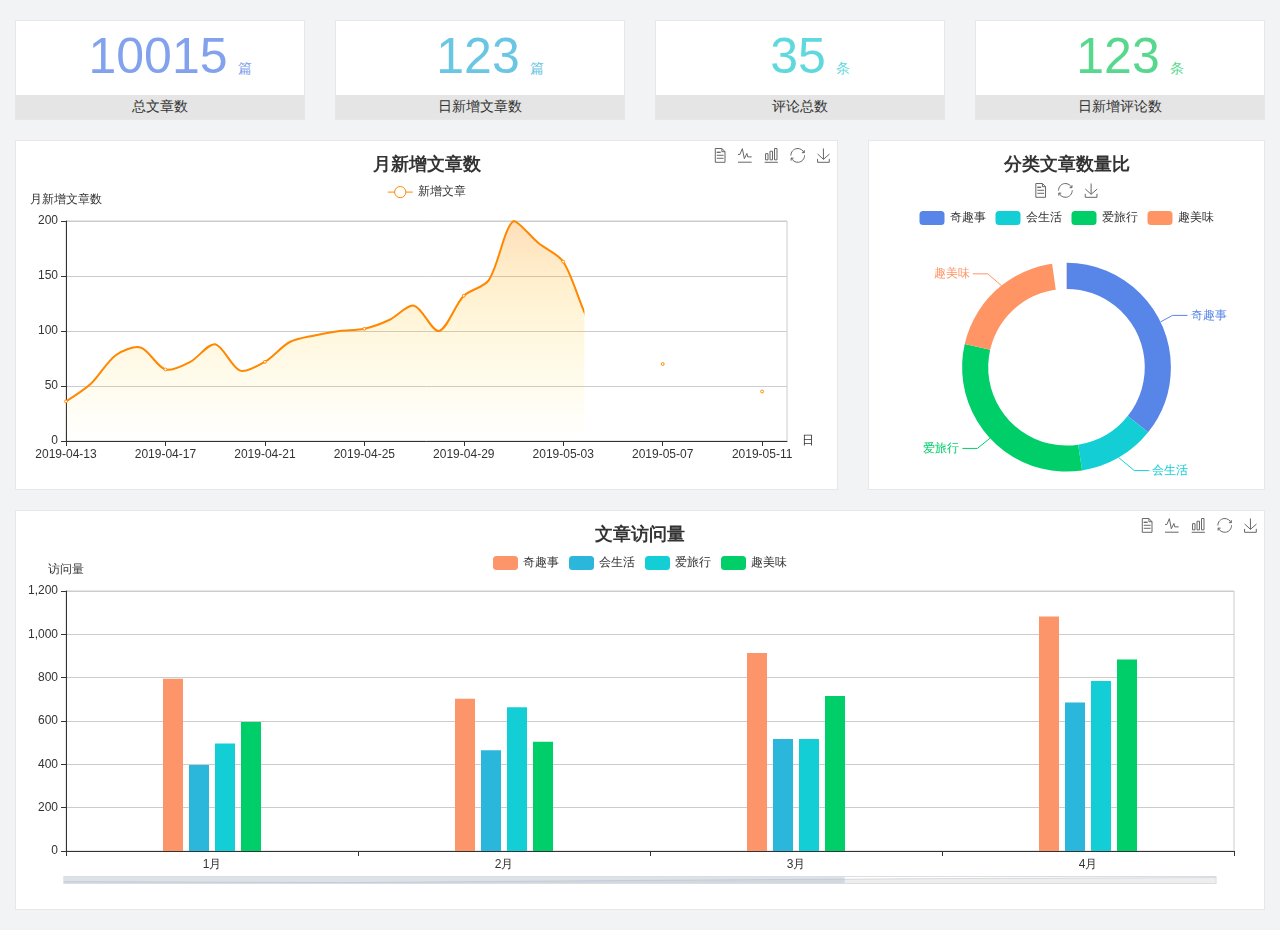
<file: home/dashboard.html>
<!DOCTYPE html>
<html lang="en">

<head>
  <meta charset="UTF-8">
  <meta name="viewport" content="width=device-width, initial-scale=1.0">
  <meta http-equiv="X-UA-Compatible" content="ie=edge">
  <title>图表统计</title>
  <link rel="stylesheet" href="../../assets/lib/bootstrap.css" />
  <link rel="stylesheet" href="../../assets/lib/main.css" />
  <script src="../../assets/lib/jquery.js"></script>
  <script type="text/javascript" src="../../assets/lib/echarts.min.js"></script>
</head>

<body>
  <div class="container-fluid">
    <div class="row spannel_list">
      <div class="col-sm-3 col-xs-6">
        <div class="spannel">
          <em>10015</em><span>篇</span>
          <b>总文章数</b>
        </div>
      </div>
      <div class="col-sm-3 col-xs-6">
        <div class="spannel scolor01">
          <em>123</em><span>篇</span>
          <b>日新增文章数</b>
        </div>
      </div>
      <div class="col-sm-3 col-xs-6">
        <div class="spannel scolor02">
          <em>35</em><span>条</span>
          <b>评论总数</b>
        </div>
      </div>
      <div class="col-sm-3 col-xs-6">
        <div class="spannel scolor03">
          <em>123</em><span>条</span>
          <b>日新增评论数</b>
        </div>
      </div>
    </div>
  </div>

  <div class="container-fluid">
    <div class="row curve-pie">
      <div class="col-lg-8 col-md-8">
        <div class="gragh_pannel" id="curve_show"></div>
      </div>
      <div class="col-lg-4 col-md-4">
        <div class="gragh_pannel" id="pie_show"></div>
      </div>
    </div>
  </div>

  <div class="container-fluid">
    <div class="column_pannel" id="column_show"></div>
  </div>

  <script>
    var oChart = echarts.init(document.getElementById('curve_show'));
    var aList_all = [
      { 'count': 36, 'date': '2019-04-13' },
      { 'count': 52, 'date': '2019-04-14' },
      { 'count': 78, 'date': '2019-04-15' },
      { 'count': 85, 'date': '2019-04-16' },
      { 'count': 65, 'date': '2019-04-17' },
      { 'count': 72, 'date': '2019-04-18' },
      { 'count': 88, 'date': '2019-04-19' },
      { 'count': 64, 'date': '2019-04-20' },
      { 'count': 72, 'date': '2019-04-21' },
      { 'count': 90, 'date': '2019-04-22' },
      { 'count': 96, 'date': '2019-04-23' },
      { 'count': 100, 'date': '2019-04-24' },
      { 'count': 102, 'date': '2019-04-25' },
      { 'count': 110, 'date': '2019-04-26' },
      { 'count': 123, 'date': '2019-04-27' },
      { 'count': 100, 'date': '2019-04-28' },
      { 'count': 132, 'date': '2019-04-29' },
      { 'count': 146, 'date': '2019-04-30' },
      { 'count': 200, 'date': '2019-05-01' },
      { 'count': 180, 'date': '2019-05-02' },
      { 'count': 163, 'date': '2019-05-03' },
      { 'count': 110, 'date': '2019-05-04' },
      { 'count': 80, 'date': '2019-05-05' },
      { 'count': 82, 'date': '2019-05-06' },
      { 'count': 70, 'date': '2019-05-07' },
      { 'count': 65, 'date': '2019-05-08' },
      { 'count': 54, 'date': '2019-05-09' },
      { 'count': 40, 'date': '2019-05-10' },
      { 'count': 45, 'date': '2019-05-11' },
      { 'count': 38, 'date': '2019-05-12' },
    ];

    let aCount = [];
    let aDate = [];

    for (var i = 0; i < aList_all.length; i++) {
      aCount.push(aList_all[i].count);
      aDate.push(aList_all[i].date);
    }

    var chartopt = {
      title: {
        text: '月新增文章数',
        left: 'center',
        top: '10'
      },
      tooltip: {
        trigger: 'axis'
      },
      legend: {
        data: ['新增文章'],
        top: '40'
      },
      toolbox: {
        show: true,
        feature: {
          mark: { show: true },
          dataView: { show: true, readOnly: false },
          magicType: { show: true, type: ['line', 'bar'] },
          restore: { show: true },
          saveAsImage: { show: true }
        }
      },
      calculable: true,
      xAxis: [
        {
          name: '日',
          type: 'category',
          boundaryGap: false,
          data: aDate
        }
      ],
      yAxis: [
        {
          name: '月新增文章数',
          type: 'value'
        }
      ],
      series: [
        {
          name: '新增文章',
          type: 'line',
          smooth: true,
          itemStyle: { normal: { areaStyle: { type: 'default' }, color: '#f80' }, lineStyle: { color: '#f80' } },
          data: aCount
        }],
      areaStyle: {
        normal: {
          color: new echarts.graphic.LinearGradient(0, 0, 0, 1, [{
            offset: 0,
            color: 'rgba(255,136,0,0.39)'
          }, {
            offset: .34,
            color: 'rgba(255,180,0,0.25)'
          }, {
            offset: 1,
            color: 'rgba(255,222,0,0.00)'
          }])

        }
      },
      grid: {
        show: true,
        x: 50,
        x2: 50,
        y: 80,
        height: 220
      }
    };

    oChart.setOption(chartopt);


    var oPie = echarts.init(document.getElementById('pie_show'));
    var oPieopt =
    {
      title: {
        top: 10,
        text: '分类文章数量比',
        x: 'center'
      },
      tooltip: {
        trigger: 'item',
        formatter: "{a} <br/>{b} : {c} ({d}%)"
      },
      color: ['#5885e8', '#13cfd5', '#00ce68', '#ff9565'],
      legend: {
        x: 'center',
        top: 65,
        data: ['奇趣事', '会生活', '爱旅行', '趣美味']
      },
      toolbox: {
        show: true,
        x: 'center',
        top: 35,
        feature: {
          mark: { show: true },
          dataView: { show: true, readOnly: false },
          magicType: {
            show: true,
            type: ['pie', 'funnel'],
            option: {
              funnel: {
                x: '25%',
                width: '50%',
                funnelAlign: 'left',
                max: 1548
              }
            }
          },
          restore: { show: true },
          saveAsImage: { show: true }
        }
      },
      calculable: true,
      series: [
        {
          name: '访问来源',
          type: 'pie',
          radius: ['45%', '60%'],
          center: ['50%', '65%'],
          data: [
            { value: 300, name: '奇趣事' },
            { value: 100, name: '会生活' },
            { value: 260, name: '爱旅行' },
            { value: 180, name: '趣美味' }
          ]
        }
      ]
    };
    oPie.setOption(oPieopt);



    var oColumn = this.echarts.init(document.getElementById('column_show'));
    var oColumnopt =
    {
      title: {
        text: '文章访问量',
        left: 'center',
        top: '10'
      },
      tooltip: {
        trigger: 'axis'
      },
      legend: {
        data: ['奇趣事', '会生活', '爱旅行', '趣美味'],
        top: '40'
      },
      toolbox: {
        show: true,
        feature: {
          mark: { show: true },
          dataView: { show: true, readOnly: false },
          magicType: { show: true, type: ['line', 'bar'] },
          restore: { show: true },
          saveAsImage: { show: true }
        }
      },
      calculable: true,
      xAxis: [
        {
          type: 'category',
          data: ['1月', '2月', '3月', '4月', '5月']
        }
      ],
      yAxis: [
        {
          name: '访问量',
          type: 'value'
        }
      ],
      series: [
        {
          name: '奇趣事',
          type: 'bar',
          barWidth: 20,
          itemStyle: {
            normal: { areaStyle: { type: 'default' }, color: '#fd956a' }
          },
          data: [800, 708, 920, 1090, 1200]
        },
        {
          name: '会生活',
          type: 'bar',
          barWidth: 20,
          itemStyle: {
            normal: { areaStyle: { type: 'default' }, color: '#2bb6db' }
          },
          data: [400, 468, 520, 690, 800]
        },
        {
          name: '爱旅行',
          type: 'bar',
          barWidth: 20,
          itemStyle: {
            normal: { areaStyle: { type: 'default' }, color: '#13cfd5' }
          },
          data: [500, 668, 520, 790, 900]
        },
        {
          name: '趣美味',
          type: 'bar',
          barWidth: 20,
          itemStyle: {
            normal: { areaStyle: { type: 'default' }, color: '#00ce68' }
          },
          data: [600, 508, 720, 890, 1000]
        }
      ],
      grid: {
        show: true,
        x: 50,
        x2: 30,
        y: 80,
        height: 260
      },
      dataZoom: [//给x轴设置滚动条
        {
          start: 0,//默认为0
          end: 100 - 1000 / 31,//默认为100
          type: 'slider',
          show: true,
          xAxisIndex: [0],
          handleSize: 0,//滑动条的 左右2个滑动条的大小
          height: 8,//组件高度
          left: 45, //左边的距离
          right: 50,//右边的距离
          bottom: 26,//右边的距离
          handleColor: '#ddd',//h滑动图标的颜色
          handleStyle: {
            borderColor: "#cacaca",
            borderWidth: "1",
            shadowBlur: 2,
            background: "#ddd",
            shadowColor: "#ddd",
          }
        }]
    };
    oColumn.setOption(oColumnopt);
  </script>
</body>

</html>
</file>
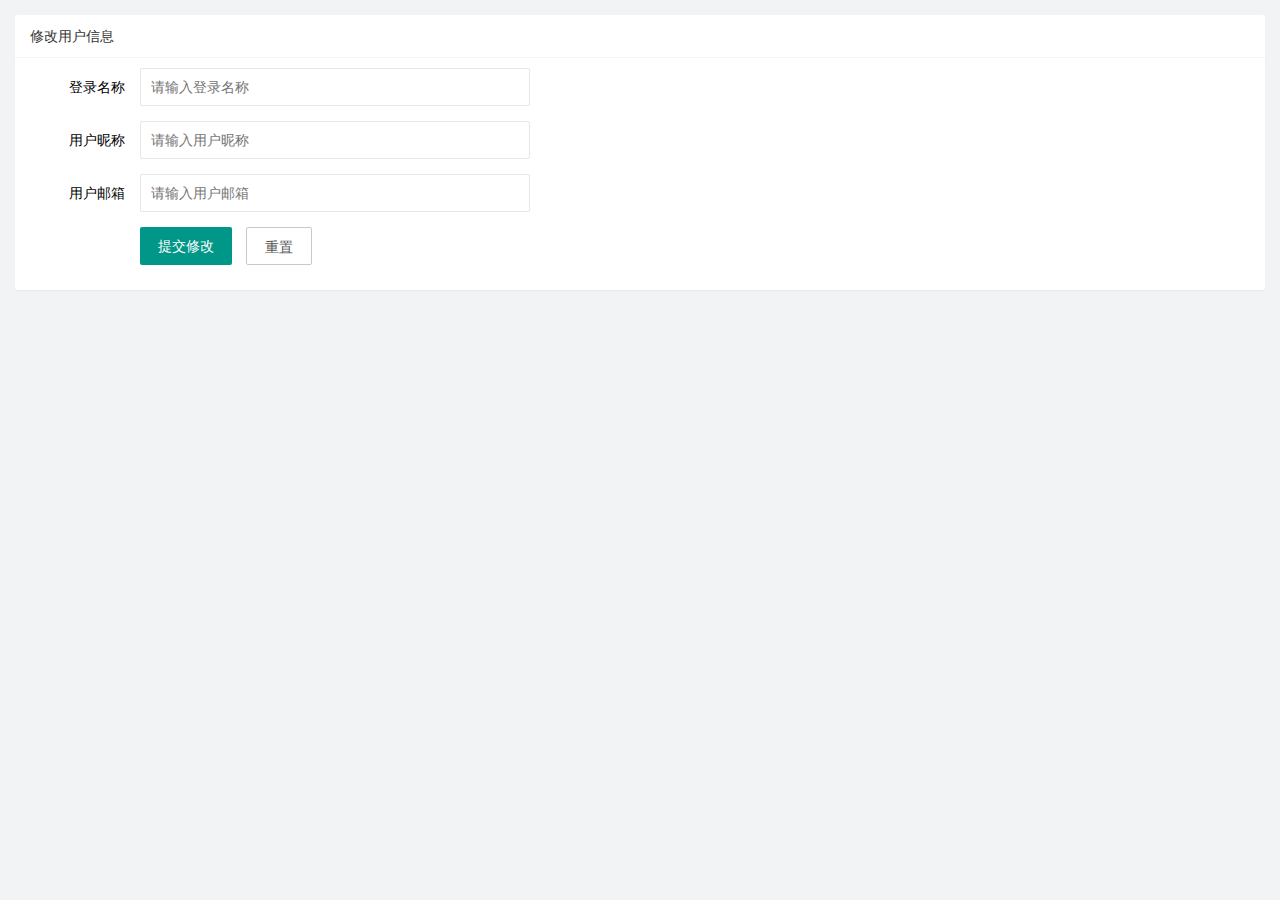
<file: user/user_info.html>
<!DOCTYPE html>
<html lang="en">

<head>
    <meta charset="UTF-8">
    <meta http-equiv="X-UA-Compatible" content="IE=edge">
    <meta name="viewport" content="width=device-width, initial-scale=1.0">
    <title>Document</title>
    <link rel="stylesheet" href="/assets/lib/layui/css/layui.css">
    <link rel="stylesheet" href="/assets/css/user/user_info.css">

</head>

<body>
    <div class="layui-card">
        <div class="layui-card-header">修改用户信息</div>
        <div class="layui-card-body">

            <form class="layui-form" lay-filter="formUserInfo">
                <div class="layui-form-item">
                    <label class="layui-form-label">登录名称</label>
                    <div class="layui-input-block">
                        <input type="text" name="username" required lay-verify="required" placeholder="请输入登录名称" autocomplete="off" class="layui-input">
                    </div>
                </div>
                <div class="layui-form-item">
                    <label class="layui-form-label">用户昵称</label>
                    <div class="layui-input-block">
                        <input type="text" name="nickname" required lay-verify="required" placeholder="请输入用户昵称" autocomplete="off" class="layui-input">
                    </div>
                </div>
                <div class="layui-form-item">
                    <label class="layui-form-label">用户邮箱</label>
                    <div class="layui-input-block">
                        <input type="text" name="email" required lay-verify="required" placeholder="请输入用户邮箱" autocomplete="off" class="layui-input">
                    </div>
                </div>
                <div class="layui-form-item">
                    <div class="layui-input-block">
                        <button class="layui-btn" lay-submit lay-filter="formDemo">提交修改</button>
                        <button type="reset" class="layui-btn layui-btn-primary" id="btnReset">重置</button>
                    </div>
                </div>
            </form>
        </div>
    </div>
    <script src="/assets/lib/layui/layui.js"></script>
    <script src="/assets/lib/layui/layui.all.js"></script>
    <script src="/assets/lib/jquery.js"></script>
    <script src="/assets/js/baseApi.js"></script>
    <script src="/assets/js/user/user_info.js"></script>
</body>

</html>
</file>
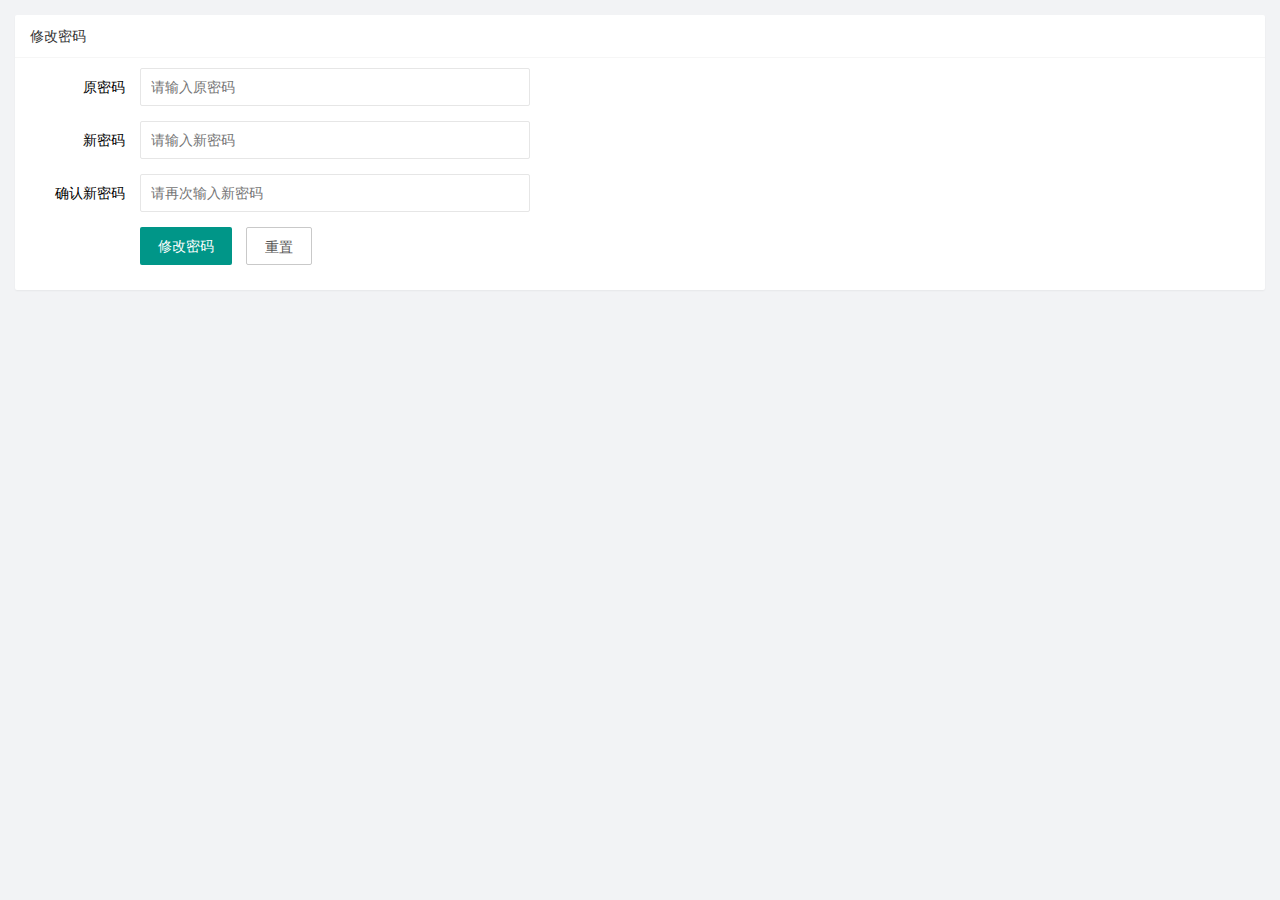
<file: user/user_pwd.html>
<!DOCTYPE html>
<html lang="en">

<head>
    <meta charset="UTF-8">
    <meta http-equiv="X-UA-Compatible" content="IE=edge">
    <meta name="viewport" content="width=device-width, initial-scale=1.0">
    <link rel="stylesheet" href="/assets/lib/layui/css/layui.css">
    <link rel="stylesheet" href="/assets/css/user/user_pwd.css">
    <title>Document</title>
</head>

<body>
    <div class="layui-card">
        <div class="layui-card-header">修改密码</div>
        <div class="layui-card-body">

            <form class="layui-form" lay-filter="formUserInfo">
                <div class="layui-form-item">
                    <label class="layui-form-label">原密码</label>
                    <div class="layui-input-block">
                        <input type="password" name="oldpwd" required lay-verify="required|pwd" placeholder="请输入原密码" autocomplete="off" class="layui-input">
                    </div>
                </div>
                <div class="layui-form-item">
                    <label class="layui-form-label">新密码</label>
                    <div class="layui-input-block">
                        <input type="password" name="newpwd" required lay-verify="required|pwd|samepwd" placeholder="请输入新密码" autocomplete="off" class="layui-input">
                    </div>
                </div>
                <div class="layui-form-item">
                    <label class="layui-form-label">确认新密码</label>
                    <div class="layui-input-block">
                        <input type="password" name="repwd" required lay-verify="required|pwd|samepwd|repwd" placeholder="请再次输入新密码" autocomplete="off" class="layui-input">
                    </div>
                </div>
                <div class="layui-form-item">
                    <div class="layui-input-block">
                        <button class="layui-btn" lay-submit lay-filter="formDemo">修改密码</button>
                        <button type="reset" class="layui-btn layui-btn-primary" id="btnReset">重置</button>
                    </div>
                </div>
            </form>
        </div>
    </div>
    <script src="/assets/lib/layui/layui.js"></script>
    <script src="/assets/lib/layui/layui.all.js"></script>
    <script src="/assets/lib/jquery.js"></script>
    <script src="/assets/js/baseApi.js"></script>
    <script src="/assets/js/user/user_pwd.js"></script>
</body>

</html>
</file>
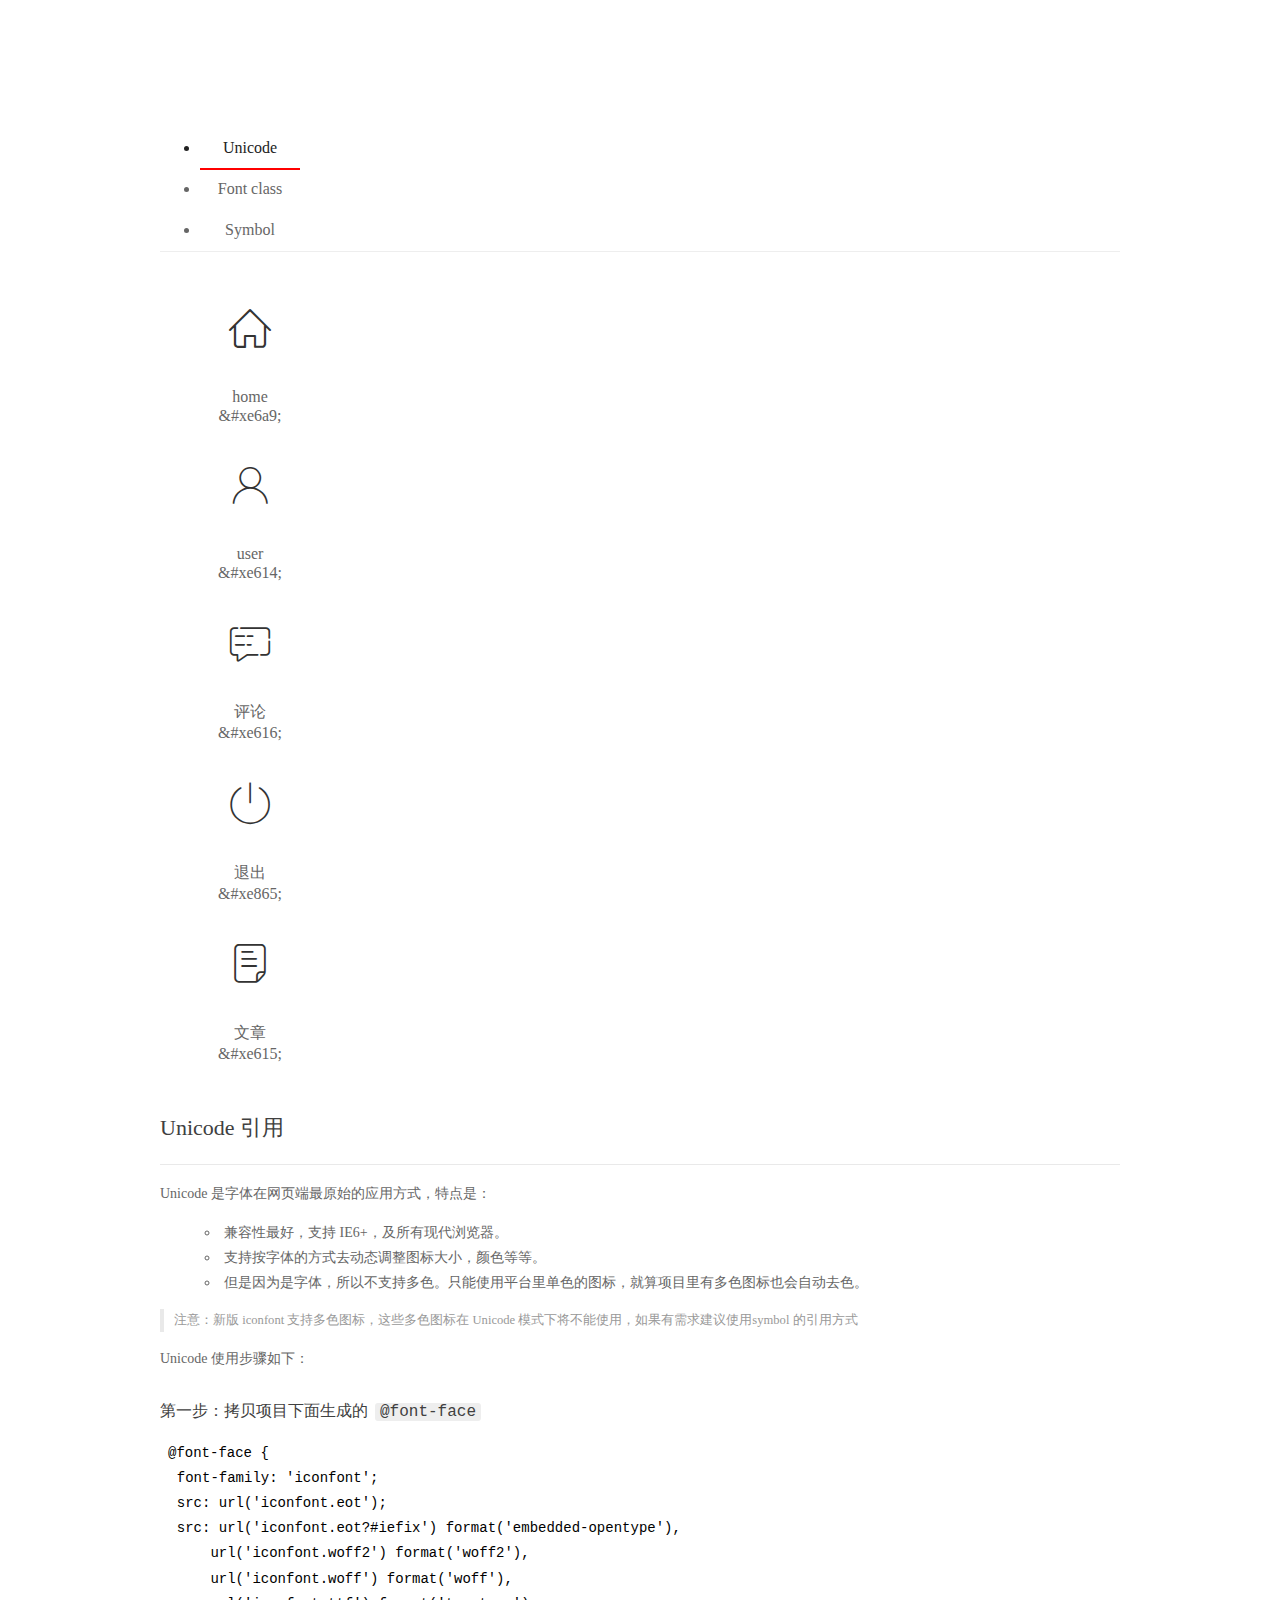
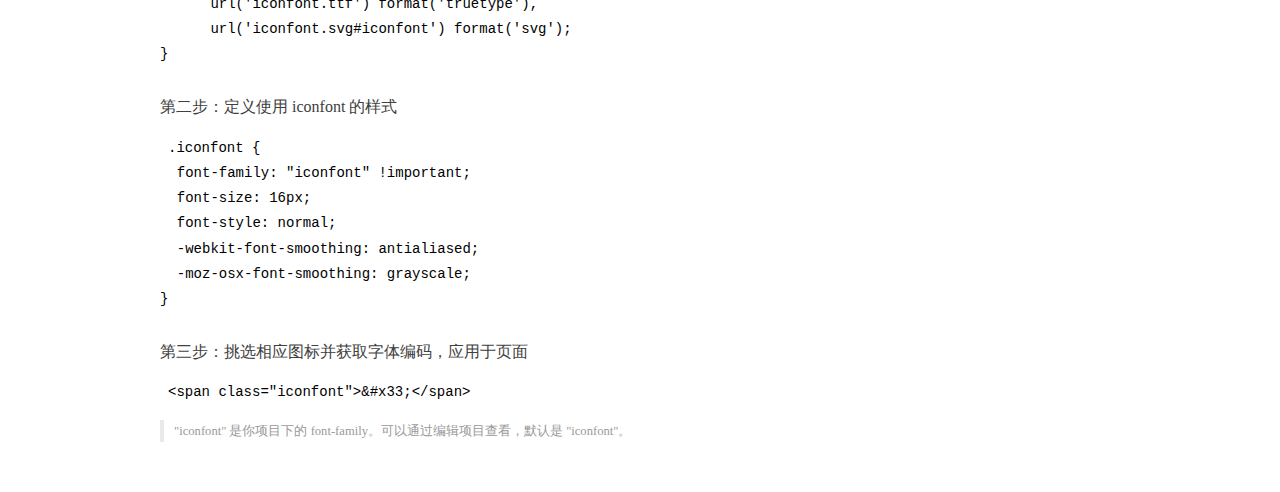
<file: assets/fonts/demo_index.html>
<!DOCTYPE html>
<html>
<head>
  <meta charset="utf-8"/>
  <title>IconFont Demo</title>
  <link rel="shortcut icon" href="https://gtms04.alicdn.com/tps/i4/TB1_oz6GVXXXXaFXpXXJDFnIXXX-64-64.ico" type="image/x-icon"/>
  <link rel="stylesheet" href="https://g.alicdn.com/thx/cube/1.3.2/cube.min.css">
  <link rel="stylesheet" href="demo.css">
  <link rel="stylesheet" href="iconfont.css">
  <script src="iconfont.js"></script>
  <!-- jQuery -->
  <script src="https://a1.alicdn.com/oss/uploads/2018/12/26/7bfddb60-08e8-11e9-9b04-53e73bb6408b.js"></script>
  <!-- 代码高亮 -->
  <script src="https://a1.alicdn.com/oss/uploads/2018/12/26/a3f714d0-08e6-11e9-8a15-ebf944d7534c.js"></script>
</head>
<body>
  <div class="main">
    <h1 class="logo"><a href="https://www.iconfont.cn/" title="iconfont 首页" target="_blank">&#xe86b;</a></h1>
    <div class="nav-tabs">
      <ul id="tabs" class="dib-box">
        <li class="dib active"><span>Unicode</span></li>
        <li class="dib"><span>Font class</span></li>
        <li class="dib"><span>Symbol</span></li>
      </ul>
      
    </div>
    <div class="tab-container">
      <div class="content unicode" style="display: block;">
          <ul class="icon_lists dib-box">
          
            <li class="dib">
              <span class="icon iconfont">&#xe6a9;</span>
                <div class="name">home</div>
                <div class="code-name">&amp;#xe6a9;</div>
              </li>
          
            <li class="dib">
              <span class="icon iconfont">&#xe614;</span>
                <div class="name">user</div>
                <div class="code-name">&amp;#xe614;</div>
              </li>
          
            <li class="dib">
              <span class="icon iconfont">&#xe616;</span>
                <div class="name">评论</div>
                <div class="code-name">&amp;#xe616;</div>
              </li>
          
            <li class="dib">
              <span class="icon iconfont">&#xe865;</span>
                <div class="name">退出</div>
                <div class="code-name">&amp;#xe865;</div>
              </li>
          
            <li class="dib">
              <span class="icon iconfont">&#xe615;</span>
                <div class="name">文章</div>
                <div class="code-name">&amp;#xe615;</div>
              </li>
          
          </ul>
          <div class="article markdown">
          <h2 id="unicode-">Unicode 引用</h2>
          <hr>

          <p>Unicode 是字体在网页端最原始的应用方式，特点是：</p>
          <ul>
            <li>兼容性最好，支持 IE6+，及所有现代浏览器。</li>
            <li>支持按字体的方式去动态调整图标大小，颜色等等。</li>
            <li>但是因为是字体，所以不支持多色。只能使用平台里单色的图标，就算项目里有多色图标也会自动去色。</li>
          </ul>
          <blockquote>
            <p>注意：新版 iconfont 支持多色图标，这些多色图标在 Unicode 模式下将不能使用，如果有需求建议使用symbol 的引用方式</p>
          </blockquote>
          <p>Unicode 使用步骤如下：</p>
          <h3 id="-font-face">第一步：拷贝项目下面生成的 <code>@font-face</code></h3>
<pre><code class="language-css"
>@font-face {
  font-family: 'iconfont';
  src: url('iconfont.eot');
  src: url('iconfont.eot?#iefix') format('embedded-opentype'),
      url('iconfont.woff2') format('woff2'),
      url('iconfont.woff') format('woff'),
      url('iconfont.ttf') format('truetype'),
      url('iconfont.svg#iconfont') format('svg');
}
</code></pre>
          <h3 id="-iconfont-">第二步：定义使用 iconfont 的样式</h3>
<pre><code class="language-css"
>.iconfont {
  font-family: "iconfont" !important;
  font-size: 16px;
  font-style: normal;
  -webkit-font-smoothing: antialiased;
  -moz-osx-font-smoothing: grayscale;
}
</code></pre>
          <h3 id="-">第三步：挑选相应图标并获取字体编码，应用于页面</h3>
<pre>
<code class="language-html"
>&lt;span class="iconfont"&gt;&amp;#x33;&lt;/span&gt;
</code></pre>
          <blockquote>
            <p>"iconfont" 是你项目下的 font-family。可以通过编辑项目查看，默认是 "iconfont"。</p>
          </blockquote>
          </div>
      </div>
      <div class="content font-class">
        <ul class="icon_lists dib-box">
          
          <li class="dib">
            <span class="icon iconfont icon-home"></span>
            <div class="name">
              home
            </div>
            <div class="code-name">.icon-home
            </div>
          </li>
          
          <li class="dib">
            <span class="icon iconfont icon-user"></span>
            <div class="name">
              user
            </div>
            <div class="code-name">.icon-user
            </div>
          </li>
          
          <li class="dib">
            <span class="icon iconfont icon-pinglun"></span>
            <div class="name">
              评论
            </div>
            <div class="code-name">.icon-pinglun
            </div>
          </li>
          
          <li class="dib">
            <span class="icon iconfont icon-tuichu"></span>
            <div class="name">
              退出
            </div>
            <div class="code-name">.icon-tuichu
            </div>
          </li>
          
          <li class="dib">
            <span class="icon iconfont icon-16"></span>
            <div class="name">
              文章
            </div>
            <div class="code-name">.icon-16
            </div>
          </li>
          
        </ul>
        <div class="article markdown">
        <h2 id="font-class-">font-class 引用</h2>
        <hr>

        <p>font-class 是 Unicode 使用方式的一种变种，主要是解决 Unicode 书写不直观，语意不明确的问题。</p>
        <p>与 Unicode 使用方式相比，具有如下特点：</p>
        <ul>
          <li>兼容性良好，支持 IE8+，及所有现代浏览器。</li>
          <li>相比于 Unicode 语意明确，书写更直观。可以很容易分辨这个 icon 是什么。</li>
          <li>因为使用 class 来定义图标，所以当要替换图标时，只需要修改 class 里面的 Unicode 引用。</li>
          <li>不过因为本质上还是使用的字体，所以多色图标还是不支持的。</li>
        </ul>
        <p>使用步骤如下：</p>
        <h3 id="-fontclass-">第一步：引入项目下面生成的 fontclass 代码：</h3>
<pre><code class="language-html">&lt;link rel="stylesheet" href="./iconfont.css"&gt;
</code></pre>
        <h3 id="-">第二步：挑选相应图标并获取类名，应用于页面：</h3>
<pre><code class="language-html">&lt;span class="iconfont icon-xxx"&gt;&lt;/span&gt;
</code></pre>
        <blockquote>
          <p>"
            iconfont" 是你项目下的 font-family。可以通过编辑项目查看，默认是 "iconfont"。</p>
        </blockquote>
      </div>
      </div>
      <div class="content symbol">
          <ul class="icon_lists dib-box">
          
            <li class="dib">
                <svg class="icon svg-icon" aria-hidden="true">
                  <use xlink:href="#icon-home"></use>
                </svg>
                <div class="name">home</div>
                <div class="code-name">#icon-home</div>
            </li>
          
            <li class="dib">
                <svg class="icon svg-icon" aria-hidden="true">
                  <use xlink:href="#icon-user"></use>
                </svg>
                <div class="name">user</div>
                <div class="code-name">#icon-user</div>
            </li>
          
            <li class="dib">
                <svg class="icon svg-icon" aria-hidden="true">
                  <use xlink:href="#icon-pinglun"></use>
                </svg>
                <div class="name">评论</div>
                <div class="code-name">#icon-pinglun</div>
            </li>
          
            <li class="dib">
                <svg class="icon svg-icon" aria-hidden="true">
                  <use xlink:href="#icon-tuichu"></use>
                </svg>
                <div class="name">退出</div>
                <div class="code-name">#icon-tuichu</div>
            </li>
          
            <li class="dib">
                <svg class="icon svg-icon" aria-hidden="true">
                  <use xlink:href="#icon-16"></use>
                </svg>
                <div class="name">文章</div>
                <div class="code-name">#icon-16</div>
            </li>
          
          </ul>
          <div class="article markdown">
          <h2 id="symbol-">Symbol 引用</h2>
          <hr>

          <p>这是一种全新的使用方式，应该说这才是未来的主流，也是平台目前推荐的用法。相关介绍可以参考这篇<a href="">文章</a>
            这种用法其实是做了一个 SVG 的集合，与另外两种相比具有如下特点：</p>
          <ul>
            <li>支持多色图标了，不再受单色限制。</li>
            <li>通过一些技巧，支持像字体那样，通过 <code>font-size</code>, <code>color</code> 来调整样式。</li>
            <li>兼容性较差，支持 IE9+，及现代浏览器。</li>
            <li>浏览器渲染 SVG 的性能一般，还不如 png。</li>
          </ul>
          <p>使用步骤如下：</p>
          <h3 id="-symbol-">第一步：引入项目下面生成的 symbol 代码：</h3>
<pre><code class="language-html">&lt;script src="./iconfont.js"&gt;&lt;/script&gt;
</code></pre>
          <h3 id="-css-">第二步：加入通用 CSS 代码（引入一次就行）：</h3>
<pre><code class="language-html">&lt;style&gt;
.icon {
  width: 1em;
  height: 1em;
  vertical-align: -0.15em;
  fill: currentColor;
  overflow: hidden;
}
&lt;/style&gt;
</code></pre>
          <h3 id="-">第三步：挑选相应图标并获取类名，应用于页面：</h3>
<pre><code class="language-html">&lt;svg class="icon" aria-hidden="true"&gt;
  &lt;use xlink:href="#icon-xxx"&gt;&lt;/use&gt;
&lt;/svg&gt;
</code></pre>
          </div>
      </div>

    </div>
  </div>
  <script>
  $(document).ready(function () {
      $('.tab-container .content:first').show()

      $('#tabs li').click(function (e) {
        var tabContent = $('.tab-container .content')
        var index = $(this).index()

        if ($(this).hasClass('active')) {
          return
        } else {
          $('#tabs li').removeClass('active')
          $(this).addClass('active')

          tabContent.hide().eq(index).fadeIn()
        }
      })
    })
  </script>
</body>
</html>
</file>
<file: assets/lib/main.css>
body{
    font-family:'MicroSoft YaHei';
    background-color: #f2f3f5;
}
.main_wrap{
    position:fixed;
    width:100%;
    height:100%;
    left:0px;
    top:0px;
    background:url('../images/login_bg.jpg'); 
    background-size:100% 100%; 
  }
.header{
    width:1200px;
    overflow: hidden;
    margin:20px auto 0;
}
.heade .logo{
    float: left;
}
.header .copyright{
    float:right;
    font-size:12px;
    color:#fff;
    text-align:right;
    line-height:20px;
    margin-top:10px;
}
.login_form_con{
    position:absolute;
    left:50%;
    top:50%;
    margin-left:-200px;
    margin-top:-155px;
    width:400px;
    height:310px;
    background-color: #edeff0;
}

.login_form{
    position: relative;
}

.login_form .icon-user{
    position:absolute;
    font-size:16px;
    color:#999;
    left:46px;
    top:12px;
}
.login_form .icon-key{
    position:absolute;
    font-size:18px;
    color:#999;
    left:46px;
    top:78px;
}
.login_title{
    height:60px;
    background:url('../images/login_title.png') center center no-repeat #fff;
}
.input_txt,.input_pass,.input_sub{
    display:block;
    width:334px;
    height:37px;
    padding:0px;
    text-indent:40px;
    border:1px solid #ddd;
    margin:27px auto 0;
    outline:none;
}
.input_sub{
    margin-top:40px;
    height:42px;
    background-color: #19b9e7;
    text-indent:0px;
    font-size:18px;
    color:#fff;
    cursor: pointer;
}
.input_sub:hover{
    background-color: #08a0cc;
}

.sider{
    position:fixed;
    left:0;
    top:0;
    bottom:0;
    width:210px;
    background-color: #323745;
}
.sider .logo{
    display:block;
    height:56px;
    background-color: #242732;
    overflow: hidden;
}
.sider .logo img{
    display:block;
    margin:6px auto 0;
}
.user_info{
    height:79px;
    border-bottom:1px solid #5a5e6b;
}

.user_info img{
    float: left;
    width:40px;
    height:40px;
    border-radius:20px;
    margin:19px 0 0 30px;
}
.user_info span{
    float: left;
    width:120px;
    font-size:12px;
    color:#fff;
    margin:23px 0 0 20px;
}
.user_info b{
    float: left;
    width: 120px;
    font-weight:normal;
    font-size:12px;
    color:#adafb5;
    margin:2px 0 0 20px;
}

.menu .level01{
    height:50px;
    line-height:50px;
}
.menu .level01 a{
    display:block;
    height:50px;
    font-size:12px;
    color:#adafb5;
    overflow: hidden;
}
.menu .level01.active a{
    background-color: #1378f0;
    color:#fff;
}
.menu .level01.active i{
    color:#fff;
}

.menu .level01 a:hover{
    background-color: #1378f0;
    color:#fff;
}
.menu .level01 a:hover i{
    color:#fff;
}
.menu .level01 i{
    color:#61646f;
    font-size:22px;
    float: left;
    margin-left:26px;
}
.menu .level01 span{
    float: left;
    margin-left:10px;
}
.menu .level01 b{
    float: right;
    margin-right:20px;
    font-weight:normal;
    transform:rotate(90deg);
    transition:all 500ms ease;
}

.menu .level01 .rotate0{
    transform:rotate(0deg);
}

.menu .level02{
    background: #242732;
    display:none;
}


.menu .level02 li{
    height:40px;
    line-height:40px;
}
.menu .level02 li a{
    display:block;
    height:40px;
    font-size:12px;
    color:#adafb5;
    overflow: hidden;
}

.menu .level02 li a:hover{
    background-color: #1378f0;
    color:#fff;
}

.menu .level02 li i{
    font-size:12px;
    float: left;
    margin-left:60px;
}
.menu .level02 li span{
    font-size:12px;
    float: left;
    margin-left:5px;
}

.menu .level02 .active a{
    color:#ffae00;
}

.header_bar{
    position:fixed;
    left:210px;
    right:0;
    top:0;
    height:56px;
    background-color: #fff;
}

.main{
    position:fixed;
    left:210px;
    top:56px;
    right:0;
    bottom:0;
    background-color: #f2f3f5;
}

.search_form{
    width:218px;
    height:33px;
    border:1px solid #ddd;
    background-color: #f2f3f5;
    border-radius:16px;
    float: left;
    margin:12px 0 0 27px;
}

.search_form input{
    padding:0px;
    margin:0px;
    border:0px;
    float: left;
    background-color: #f2f3f5;
    font-size:12px;
    width:175px;
    height:31px;
    margin-left:12px;
    outline:none;
   
}

.search_form .icon-search{
    line-height:33px;
    cursor: pointer;
    font-size:18px;
    color:#abaebb;
}
.user_center_link{
    float:right;

}
.user_center_link a{
    line-height:56px;
    font-size:12px;
    color:#999;
    margin-right:15px;
}
.user_center_link a:hover{
    color:#ffae00
}

.user_center_link img{
    width:42px;
    height:42px;
    border-radius:32px;
    margin-right:10px;
}

.spannel_list{
    margin-top:20px;
}

.spannel{
	height:100px;
	overflow:hidden;
	text-align:center;
    position:relative;
    background-color: #fff;
    border:1px solid #e7e7e9;
    margin-bottom:20px;
}

.spannel em{
    font-style:normal;
	font-size:50px;
	line-height:50px;
	display:inline-block;
	margin:10px 0 0 20px;
	font-family:'Arial';
	color:#83a2ed;
}

.spannel span{
	font-size:14px;
	display:inline-block;
	color:#83a2ed;
	margin-left:10px;
}

.spannel b{
	position:absolute;
	left:0;
	bottom:0;
	width:100%;
	line-height:24px;
	background:#e5e5e5;
	color:#333;
	font-size:14px;
	font-weight:normal;
}

.scolor01 em,.scolor01 span{
	color:#6ac6e2;
}

.scolor02 em,.scolor02 span{
	color:#5fd9de;
}

.scolor03 em,.scolor03 span{
	color:#58d88e;
}


.gragh_pannel{
    height:350px;
    border:1px solid #e7e7e9;
    background-color: #fff!important; 
    margin-bottom:20px;  
}

.column_pannel{
    margin-bottom:20px;
    height:400px;
    border:1px solid #e7e7e9;
    background-color: #fff!important;   
}

.common_title{
    line-height:42px;
    background-color: #fbfbfb;
    border:1px solid #e7e7e9;
    margin-top:20px;
    text-indent: 15px;
    font-size:14px;
    color:#333;
}

.common_con{
    border:1px solid #e7e7e9;
    border-top:0px;
    background-color: #fff;
    padding-bottom:20px;
    margin-bottom:20px;
}
.opt_btns{
    margin-top:20px;
}

.mp20{
    margin-top:20px;
}

.pagination{   
   margin:0;
}

.article_form{
    margin-top:20px;
}

.form-group{
    margin-bottom:25px;
}

.form-group label{
    font-weight:normal;
    color:#666;
}

.icon-icondate{
    line-height:16px;
}

.user_pic{
    width:100px;
    height:100px;
    margin-bottom:10px;
}

.article_cover{
    width:200px;
    height:200px;
    margin-bottom:10px;
}
</file>
<file: assets/lib/layui/css/layui.css>
/** layui-v2.5.5 MIT License By https://www.layui.com */
 .layui-inline,img{display:inline-block;vertical-align:middle}h1,h2,h3,h4,h5,h6{font-weight:400}.layui-edge,.layui-header,.layui-inline,.layui-main{position:relative}.layui-body,.layui-edge,.layui-elip{overflow:hidden}.layui-btn,.layui-edge,.layui-inline,img{vertical-align:middle}.layui-btn,.layui-disabled,.layui-icon,.layui-unselect{-moz-user-select:none;-webkit-user-select:none;-ms-user-select:none}.layui-elip,.layui-form-checkbox span,.layui-form-pane .layui-form-label{text-overflow:ellipsis;white-space:nowrap}.layui-breadcrumb,.layui-tree-btnGroup{visibility:hidden}blockquote,body,button,dd,div,dl,dt,form,h1,h2,h3,h4,h5,h6,input,li,ol,p,pre,td,textarea,th,ul{margin:0;padding:0;-webkit-tap-highlight-color:rgba(0,0,0,0)}a:active,a:hover{outline:0}img{border:none}li{list-style:none}table{border-collapse:collapse;border-spacing:0}h4,h5,h6{font-size:100%}button,input,optgroup,option,select,textarea{font-family:inherit;font-size:inherit;font-style:inherit;font-weight:inherit;outline:0}pre{white-space:pre-wrap;white-space:-moz-pre-wrap;white-space:-pre-wrap;white-space:-o-pre-wrap;word-wrap:break-word}body{line-height:24px;font:14px Helvetica Neue,Helvetica,PingFang SC,Tahoma,Arial,sans-serif}hr{height:1px;margin:10px 0;border:0;clear:both}a{color:#333;text-decoration:none}a:hover{color:#777}a cite{font-style:normal;*cursor:pointer}.layui-border-box,.layui-border-box *{box-sizing:border-box}.layui-box,.layui-box *{box-sizing:content-box}.layui-clear{clear:both;*zoom:1}.layui-clear:after{content:'\20';clear:both;*zoom:1;display:block;height:0}.layui-inline{*display:inline;*zoom:1}.layui-edge{display:inline-block;width:0;height:0;border-width:6px;border-style:dashed;border-color:transparent}.layui-edge-top{top:-4px;border-bottom-color:#999;border-bottom-style:solid}.layui-edge-right{border-left-color:#999;border-left-style:solid}.layui-edge-bottom{top:2px;border-top-color:#999;border-top-style:solid}.layui-edge-left{border-right-color:#999;border-right-style:solid}.layui-disabled,.layui-disabled:hover{color:#d2d2d2!important;cursor:not-allowed!important}.layui-circle{border-radius:100%}.layui-show{display:block!important}.layui-hide{display:none!important}@font-face{font-family:layui-icon;src:url(../font/iconfont.eot?v=250);src:url(../font/iconfont.eot?v=250#iefix) format('embedded-opentype'),url(../font/iconfont.woff2?v=250) format('woff2'),url(../font/iconfont.woff?v=250) format('woff'),url(../font/iconfont.ttf?v=250) format('truetype'),url(../font/iconfont.svg?v=250#layui-icon) format('svg')}.layui-icon{font-family:layui-icon!important;font-size:16px;font-style:normal;-webkit-font-smoothing:antialiased;-moz-osx-font-smoothing:grayscale}.layui-icon-reply-fill:before{content:"\e611"}.layui-icon-set-fill:before{content:"\e614"}.layui-icon-menu-fill:before{content:"\e60f"}.layui-icon-search:before{content:"\e615"}.layui-icon-share:before{content:"\e641"}.layui-icon-set-sm:before{content:"\e620"}.layui-icon-engine:before{content:"\e628"}.layui-icon-close:before{content:"\1006"}.layui-icon-close-fill:before{content:"\1007"}.layui-icon-chart-screen:before{content:"\e629"}.layui-icon-star:before{content:"\e600"}.layui-icon-circle-dot:before{content:"\e617"}.layui-icon-chat:before{content:"\e606"}.layui-icon-release:before{content:"\e609"}.layui-icon-list:before{content:"\e60a"}.layui-icon-chart:before{content:"\e62c"}.layui-icon-ok-circle:before{content:"\1005"}.layui-icon-layim-theme:before{content:"\e61b"}.layui-icon-table:before{content:"\e62d"}.layui-icon-right:before{content:"\e602"}.layui-icon-left:before{content:"\e603"}.layui-icon-cart-simple:before{content:"\e698"}.layui-icon-face-cry:before{content:"\e69c"}.layui-icon-face-smile:before{content:"\e6af"}.layui-icon-survey:before{content:"\e6b2"}.layui-icon-tree:before{content:"\e62e"}.layui-icon-upload-circle:before{content:"\e62f"}.layui-icon-add-circle:before{content:"\e61f"}.layui-icon-download-circle:before{content:"\e601"}.layui-icon-templeate-1:before{content:"\e630"}.layui-icon-util:before{content:"\e631"}.layui-icon-face-surprised:before{content:"\e664"}.layui-icon-edit:before{content:"\e642"}.layui-icon-speaker:before{content:"\e645"}.layui-icon-down:before{content:"\e61a"}.layui-icon-file:before{content:"\e621"}.layui-icon-layouts:before{content:"\e632"}.layui-icon-rate-half:before{content:"\e6c9"}.layui-icon-add-circle-fine:before{content:"\e608"}.layui-icon-prev-circle:before{content:"\e633"}.layui-icon-read:before{content:"\e705"}.layui-icon-404:before{content:"\e61c"}.layui-icon-carousel:before{content:"\e634"}.layui-icon-help:before{content:"\e607"}.layui-icon-code-circle:before{content:"\e635"}.layui-icon-water:before{content:"\e636"}.layui-icon-username:before{content:"\e66f"}.layui-icon-find-fill:before{content:"\e670"}.layui-icon-about:before{content:"\e60b"}.layui-icon-location:before{content:"\e715"}.layui-icon-up:before{content:"\e619"}.layui-icon-pause:before{content:"\e651"}.layui-icon-date:before{content:"\e637"}.layui-icon-layim-uploadfile:before{content:"\e61d"}.layui-icon-delete:before{content:"\e640"}.layui-icon-play:before{content:"\e652"}.layui-icon-top:before{content:"\e604"}.layui-icon-friends:before{content:"\e612"}.layui-icon-refresh-3:before{content:"\e9aa"}.layui-icon-ok:before{content:"\e605"}.layui-icon-layer:before{content:"\e638"}.layui-icon-face-smile-fine:before{content:"\e60c"}.layui-icon-dollar:before{content:"\e659"}.layui-icon-group:before{content:"\e613"}.layui-icon-layim-download:before{content:"\e61e"}.layui-icon-picture-fine:before{content:"\e60d"}.layui-icon-link:before{content:"\e64c"}.layui-icon-diamond:before{content:"\e735"}.layui-icon-log:before{content:"\e60e"}.layui-icon-rate-solid:before{content:"\e67a"}.layui-icon-fonts-del:before{content:"\e64f"}.layui-icon-unlink:before{content:"\e64d"}.layui-icon-fonts-clear:before{content:"\e639"}.layui-icon-triangle-r:before{content:"\e623"}.layui-icon-circle:before{content:"\e63f"}.layui-icon-radio:before{content:"\e643"}.layui-icon-align-center:before{content:"\e647"}.layui-icon-align-right:before{content:"\e648"}.layui-icon-align-left:before{content:"\e649"}.layui-icon-loading-1:before{content:"\e63e"}.layui-icon-return:before{content:"\e65c"}.layui-icon-fonts-strong:before{content:"\e62b"}.layui-icon-upload:before{content:"\e67c"}.layui-icon-dialogue:before{content:"\e63a"}.layui-icon-video:before{content:"\e6ed"}.layui-icon-headset:before{content:"\e6fc"}.layui-icon-cellphone-fine:before{content:"\e63b"}.layui-icon-add-1:before{content:"\e654"}.layui-icon-face-smile-b:before{content:"\e650"}.layui-icon-fonts-html:before{content:"\e64b"}.layui-icon-form:before{content:"\e63c"}.layui-icon-cart:before{content:"\e657"}.layui-icon-camera-fill:before{content:"\e65d"}.layui-icon-tabs:before{content:"\e62a"}.layui-icon-fonts-code:before{content:"\e64e"}.layui-icon-fire:before{content:"\e756"}.layui-icon-set:before{content:"\e716"}.layui-icon-fonts-u:before{content:"\e646"}.layui-icon-triangle-d:before{content:"\e625"}.layui-icon-tips:before{content:"\e702"}.layui-icon-picture:before{content:"\e64a"}.layui-icon-more-vertical:before{content:"\e671"}.layui-icon-flag:before{content:"\e66c"}.layui-icon-loading:before{content:"\e63d"}.layui-icon-fonts-i:before{content:"\e644"}.layui-icon-refresh-1:before{content:"\e666"}.layui-icon-rmb:before{content:"\e65e"}.layui-icon-home:before{content:"\e68e"}.layui-icon-user:before{content:"\e770"}.layui-icon-notice:before{content:"\e667"}.layui-icon-login-weibo:before{content:"\e675"}.layui-icon-voice:before{content:"\e688"}.layui-icon-upload-drag:before{content:"\e681"}.layui-icon-login-qq:before{content:"\e676"}.layui-icon-snowflake:before{content:"\e6b1"}.layui-icon-file-b:before{content:"\e655"}.layui-icon-template:before{content:"\e663"}.layui-icon-auz:before{content:"\e672"}.layui-icon-console:before{content:"\e665"}.layui-icon-app:before{content:"\e653"}.layui-icon-prev:before{content:"\e65a"}.layui-icon-website:before{content:"\e7ae"}.layui-icon-next:before{content:"\e65b"}.layui-icon-component:before{content:"\e857"}.layui-icon-more:before{content:"\e65f"}.layui-icon-login-wechat:before{content:"\e677"}.layui-icon-shrink-right:before{content:"\e668"}.layui-icon-spread-left:before{content:"\e66b"}.layui-icon-camera:before{content:"\e660"}.layui-icon-note:before{content:"\e66e"}.layui-icon-refresh:before{content:"\e669"}.layui-icon-female:before{content:"\e661"}.layui-icon-male:before{content:"\e662"}.layui-icon-password:before{content:"\e673"}.layui-icon-senior:before{content:"\e674"}.layui-icon-theme:before{content:"\e66a"}.layui-icon-tread:before{content:"\e6c5"}.layui-icon-praise:before{content:"\e6c6"}.layui-icon-star-fill:before{content:"\e658"}.layui-icon-rate:before{content:"\e67b"}.layui-icon-template-1:before{content:"\e656"}.layui-icon-vercode:before{content:"\e679"}.layui-icon-cellphone:before{content:"\e678"}.layui-icon-screen-full:before{content:"\e622"}.layui-icon-screen-restore:before{content:"\e758"}.layui-icon-cols:before{content:"\e610"}.layui-icon-export:before{content:"\e67d"}.layui-icon-print:before{content:"\e66d"}.layui-icon-slider:before{content:"\e714"}.layui-icon-addition:before{content:"\e624"}.layui-icon-subtraction:before{content:"\e67e"}.layui-icon-service:before{content:"\e626"}.layui-icon-transfer:before{content:"\e691"}.layui-main{width:1140px;margin:0 auto}.layui-header{z-index:1000;height:60px}.layui-header a:hover{transition:all .5s;-webkit-transition:all .5s}.layui-side{position:fixed;left:0;top:0;bottom:0;z-index:999;width:200px;overflow-x:hidden}.layui-side-scroll{position:relative;width:220px;height:100%;overflow-x:hidden}.layui-body{position:absolute;left:200px;right:0;top:0;bottom:0;z-index:998;width:auto;overflow-y:auto;box-sizing:border-box}.layui-layout-body{overflow:hidden}.layui-layout-admin .layui-header{background-color:#23262E}.layui-layout-admin .layui-side{top:60px;width:200px;overflow-x:hidden}.layui-layout-admin .layui-body{position:fixed;top:60px;bottom:44px}.layui-layout-admin .layui-main{width:auto;margin:0 15px}.layui-layout-admin .layui-footer{position:fixed;left:200px;right:0;bottom:0;height:44px;line-height:44px;padding:0 15px;background-color:#eee}.layui-layout-admin .layui-logo{position:absolute;left:0;top:0;width:200px;height:100%;line-height:60px;text-align:center;color:#009688;font-size:16px}.layui-layout-admin .layui-header .layui-nav{background:0 0}.layui-layout-left{position:absolute!important;left:200px;top:0}.layui-layout-right{position:absolute!important;right:0;top:0}.layui-container{position:relative;margin:0 auto;padding:0 15px;box-sizing:border-box}.layui-fluid{position:relative;margin:0 auto;padding:0 15px}.layui-row:after,.layui-row:before{content:'';display:block;clear:both}.layui-col-lg1,.layui-col-lg10,.layui-col-lg11,.layui-col-lg12,.layui-col-lg2,.layui-col-lg3,.layui-col-lg4,.layui-col-lg5,.layui-col-lg6,.layui-col-lg7,.layui-col-lg8,.layui-col-lg9,.layui-col-md1,.layui-col-md10,.layui-col-md11,.layui-col-md12,.layui-col-md2,.layui-col-md3,.layui-col-md4,.layui-col-md5,.layui-col-md6,.layui-col-md7,.layui-col-md8,.layui-col-md9,.layui-col-sm1,.layui-col-sm10,.layui-col-sm11,.layui-col-sm12,.layui-col-sm2,.layui-col-sm3,.layui-col-sm4,.layui-col-sm5,.layui-col-sm6,.layui-col-sm7,.layui-col-sm8,.layui-col-sm9,.layui-col-xs1,.layui-col-xs10,.layui-col-xs11,.layui-col-xs12,.layui-col-xs2,.layui-col-xs3,.layui-col-xs4,.layui-col-xs5,.layui-col-xs6,.layui-col-xs7,.layui-col-xs8,.layui-col-xs9{position:relative;display:block;box-sizing:border-box}.layui-col-xs1,.layui-col-xs10,.layui-col-xs11,.layui-col-xs12,.layui-col-xs2,.layui-col-xs3,.layui-col-xs4,.layui-col-xs5,.layui-col-xs6,.layui-col-xs7,.layui-col-xs8,.layui-col-xs9{float:left}.layui-col-xs1{width:8.33333333%}.layui-col-xs2{width:16.66666667%}.layui-col-xs3{width:25%}.layui-col-xs4{width:33.33333333%}.layui-col-xs5{width:41.66666667%}.layui-col-xs6{width:50%}.layui-col-xs7{width:58.33333333%}.layui-col-xs8{width:66.66666667%}.layui-col-xs9{width:75%}.layui-col-xs10{width:83.33333333%}.layui-col-xs11{width:91.66666667%}.layui-col-xs12{width:100%}.layui-col-xs-offset1{margin-left:8.33333333%}.layui-col-xs-offset2{margin-left:16.66666667%}.layui-col-xs-offset3{margin-left:25%}.layui-col-xs-offset4{margin-left:33.33333333%}.layui-col-xs-offset5{margin-left:41.66666667%}.layui-col-xs-offset6{margin-left:50%}.layui-col-xs-offset7{margin-left:58.33333333%}.layui-col-xs-offset8{margin-left:66.66666667%}.layui-col-xs-offset9{margin-left:75%}.layui-col-xs-offset10{margin-left:83.33333333%}.layui-col-xs-offset11{margin-left:91.66666667%}.layui-col-xs-offset12{margin-left:100%}@media screen and (max-width:768px){.layui-hide-xs{display:none!important}.layui-show-xs-block{display:block!important}.layui-show-xs-inline{display:inline!important}.layui-show-xs-inline-block{display:inline-block!important}}@media screen and (min-width:768px){.layui-container{width:750px}.layui-hide-sm{display:none!important}.layui-show-sm-block{display:block!important}.layui-show-sm-inline{display:inline!important}.layui-show-sm-inline-block{display:inline-block!important}.layui-col-sm1,.layui-col-sm10,.layui-col-sm11,.layui-col-sm12,.layui-col-sm2,.layui-col-sm3,.layui-col-sm4,.layui-col-sm5,.layui-col-sm6,.layui-col-sm7,.layui-col-sm8,.layui-col-sm9{float:left}.layui-col-sm1{width:8.33333333%}.layui-col-sm2{width:16.66666667%}.layui-col-sm3{width:25%}.layui-col-sm4{width:33.33333333%}.layui-col-sm5{width:41.66666667%}.layui-col-sm6{width:50%}.layui-col-sm7{width:58.33333333%}.layui-col-sm8{width:66.66666667%}.layui-col-sm9{width:75%}.layui-col-sm10{width:83.33333333%}.layui-col-sm11{width:91.66666667%}.layui-col-sm12{width:100%}.layui-col-sm-offset1{margin-left:8.33333333%}.layui-col-sm-offset2{margin-left:16.66666667%}.layui-col-sm-offset3{margin-left:25%}.layui-col-sm-offset4{margin-left:33.33333333%}.layui-col-sm-offset5{margin-left:41.66666667%}.layui-col-sm-offset6{margin-left:50%}.layui-col-sm-offset7{margin-left:58.33333333%}.layui-col-sm-offset8{margin-left:66.66666667%}.layui-col-sm-offset9{margin-left:75%}.layui-col-sm-offset10{margin-left:83.33333333%}.layui-col-sm-offset11{margin-left:91.66666667%}.layui-col-sm-offset12{margin-left:100%}}@media screen and (min-width:992px){.layui-container{width:970px}.layui-hide-md{display:none!important}.layui-show-md-block{display:block!important}.layui-show-md-inline{display:inline!important}.layui-show-md-inline-block{display:inline-block!important}.layui-col-md1,.layui-col-md10,.layui-col-md11,.layui-col-md12,.layui-col-md2,.layui-col-md3,.layui-col-md4,.layui-col-md5,.layui-col-md6,.layui-col-md7,.layui-col-md8,.layui-col-md9{float:left}.layui-col-md1{width:8.33333333%}.layui-col-md2{width:16.66666667%}.layui-col-md3{width:25%}.layui-col-md4{width:33.33333333%}.layui-col-md5{width:41.66666667%}.layui-col-md6{width:50%}.layui-col-md7{width:58.33333333%}.layui-col-md8{width:66.66666667%}.layui-col-md9{width:75%}.layui-col-md10{width:83.33333333%}.layui-col-md11{width:91.66666667%}.layui-col-md12{width:100%}.layui-col-md-offset1{margin-left:8.33333333%}.layui-col-md-offset2{margin-left:16.66666667%}.layui-col-md-offset3{margin-left:25%}.layui-col-md-offset4{margin-left:33.33333333%}.layui-col-md-offset5{margin-left:41.66666667%}.layui-col-md-offset6{margin-left:50%}.layui-col-md-offset7{margin-left:58.33333333%}.layui-col-md-offset8{margin-left:66.66666667%}.layui-col-md-offset9{margin-left:75%}.layui-col-md-offset10{margin-left:83.33333333%}.layui-col-md-offset11{margin-left:91.66666667%}.layui-col-md-offset12{margin-left:100%}}@media screen and (min-width:1200px){.layui-container{width:1170px}.layui-hide-lg{display:none!important}.layui-show-lg-block{display:block!important}.layui-show-lg-inline{display:inline!important}.layui-show-lg-inline-block{display:inline-block!important}.layui-col-lg1,.layui-col-lg10,.layui-col-lg11,.layui-col-lg12,.layui-col-lg2,.layui-col-lg3,.layui-col-lg4,.layui-col-lg5,.layui-col-lg6,.layui-col-lg7,.layui-col-lg8,.layui-col-lg9{float:left}.layui-col-lg1{width:8.33333333%}.layui-col-lg2{width:16.66666667%}.layui-col-lg3{width:25%}.layui-col-lg4{width:33.33333333%}.layui-col-lg5{width:41.66666667%}.layui-col-lg6{width:50%}.layui-col-lg7{width:58.33333333%}.layui-col-lg8{width:66.66666667%}.layui-col-lg9{width:75%}.layui-col-lg10{width:83.33333333%}.layui-col-lg11{width:91.66666667%}.layui-col-lg12{width:100%}.layui-col-lg-offset1{margin-left:8.33333333%}.layui-col-lg-offset2{margin-left:16.66666667%}.layui-col-lg-offset3{margin-left:25%}.layui-col-lg-offset4{margin-left:33.33333333%}.layui-col-lg-offset5{margin-left:41.66666667%}.layui-col-lg-offset6{margin-left:50%}.layui-col-lg-offset7{margin-left:58.33333333%}.layui-col-lg-offset8{margin-left:66.66666667%}.layui-col-lg-offset9{margin-left:75%}.layui-col-lg-offset10{margin-left:83.33333333%}.layui-col-lg-offset11{margin-left:91.66666667%}.layui-col-lg-offset12{margin-left:100%}}.layui-col-space1{margin:-.5px}.layui-col-space1>*{padding:.5px}.layui-col-space3{margin:-1.5px}.layui-col-space3>*{padding:1.5px}.layui-col-space5{margin:-2.5px}.layui-col-space5>*{padding:2.5px}.layui-col-space8{margin:-3.5px}.layui-col-space8>*{padding:3.5px}.layui-col-space10{margin:-5px}.layui-col-space10>*{padding:5px}.layui-col-space12{margin:-6px}.layui-col-space12>*{padding:6px}.layui-col-space15{margin:-7.5px}.layui-col-space15>*{padding:7.5px}.layui-col-space18{margin:-9px}.layui-col-space18>*{padding:9px}.layui-col-space20{margin:-10px}.layui-col-space20>*{padding:10px}.layui-col-space22{margin:-11px}.layui-col-space22>*{padding:11px}.layui-col-space25{margin:-12.5px}.layui-col-space25>*{padding:12.5px}.layui-col-space30{margin:-15px}.layui-col-space30>*{padding:15px}.layui-btn,.layui-input,.layui-select,.layui-textarea,.layui-upload-button{outline:0;-webkit-appearance:none;transition:all .3s;-webkit-transition:all .3s;box-sizing:border-box}.layui-elem-quote{margin-bottom:10px;padding:15px;line-height:22px;border-left:5px solid #009688;border-radius:0 2px 2px 0;background-color:#f2f2f2}.layui-quote-nm{border-style:solid;border-width:1px 1px 1px 5px;background:0 0}.layui-elem-field{margin-bottom:10px;padding:0;border-width:1px;border-style:solid}.layui-elem-field legend{margin-left:20px;padding:0 10px;font-size:20px;font-weight:300}.layui-field-title{margin:10px 0 20px;border-width:1px 0 0}.layui-field-box{padding:10px 15px}.layui-field-title .layui-field-box{padding:10px 0}.layui-progress{position:relative;height:6px;border-radius:20px;background-color:#e2e2e2}.layui-progress-bar{position:absolute;left:0;top:0;width:0;max-width:100%;height:6px;border-radius:20px;text-align:right;background-color:#5FB878;transition:all .3s;-webkit-transition:all .3s}.layui-progress-big,.layui-progress-big .layui-progress-bar{height:18px;line-height:18px}.layui-progress-text{position:relative;top:-20px;line-height:18px;font-size:12px;color:#666}.layui-progress-big .layui-progress-text{position:static;padding:0 10px;color:#fff}.layui-collapse{border-width:1px;border-style:solid;border-radius:2px}.layui-colla-content,.layui-colla-item{border-top-width:1px;border-top-style:solid}.layui-colla-item:first-child{border-top:none}.layui-colla-title{position:relative;height:42px;line-height:42px;padding:0 15px 0 35px;color:#333;background-color:#f2f2f2;cursor:pointer;font-size:14px;overflow:hidden}.layui-colla-content{display:none;padding:10px 15px;line-height:22px;color:#666}.layui-colla-icon{position:absolute;left:15px;top:0;font-size:14px}.layui-card{margin-bottom:15px;border-radius:2px;background-color:#fff;box-shadow:0 1px 2px 0 rgba(0,0,0,.05)}.layui-card:last-child{margin-bottom:0}.layui-card-header{position:relative;height:42px;line-height:42px;padding:0 15px;border-bottom:1px solid #f6f6f6;color:#333;border-radius:2px 2px 0 0;font-size:14px}.layui-bg-black,.layui-bg-blue,.layui-bg-cyan,.layui-bg-green,.layui-bg-orange,.layui-bg-red{color:#fff!important}.layui-card-body{position:relative;padding:10px 15px;line-height:24px}.layui-card-body[pad15]{padding:15px}.layui-card-body[pad20]{padding:20px}.layui-card-body .layui-table{margin:5px 0}.layui-card .layui-tab{margin:0}.layui-panel-window{position:relative;padding:15px;border-radius:0;border-top:5px solid #E6E6E6;background-color:#fff}.layui-auxiliar-moving{position:fixed;left:0;right:0;top:0;bottom:0;width:100%;height:100%;background:0 0;z-index:9999999999}.layui-form-label,.layui-form-mid,.layui-form-select,.layui-input-block,.layui-input-inline,.layui-textarea{position:relative}.layui-bg-red{background-color:#FF5722!important}.layui-bg-orange{background-color:#FFB800!important}.layui-bg-green{background-color:#009688!important}.layui-bg-cyan{background-color:#2F4056!important}.layui-bg-blue{background-color:#1E9FFF!important}.layui-bg-black{background-color:#393D49!important}.layui-bg-gray{background-color:#eee!important;color:#666!important}.layui-badge-rim,.layui-colla-content,.layui-colla-item,.layui-collapse,.layui-elem-field,.layui-form-pane .layui-form-item[pane],.layui-form-pane .layui-form-label,.layui-input,.layui-layedit,.layui-layedit-tool,.layui-quote-nm,.layui-select,.layui-tab-bar,.layui-tab-card,.layui-tab-title,.layui-tab-title .layui-this:after,.layui-textarea{border-color:#e6e6e6}.layui-timeline-item:before,hr{background-color:#e6e6e6}.layui-text{line-height:22px;font-size:14px;color:#666}.layui-text h1,.layui-text h2,.layui-text h3{font-weight:500;color:#333}.layui-text h1{font-size:30px}.layui-text h2{font-size:24px}.layui-text h3{font-size:18px}.layui-text a:not(.layui-btn){color:#01AAED}.layui-text a:not(.layui-btn):hover{text-decoration:underline}.layui-text ul{padding:5px 0 5px 15px}.layui-text ul li{margin-top:5px;list-style-type:disc}.layui-text em,.layui-word-aux{color:#999!important;padding:0 5px!important}.layui-btn{display:inline-block;height:38px;line-height:38px;padding:0 18px;background-color:#009688;color:#fff;white-space:nowrap;text-align:center;font-size:14px;border:none;border-radius:2px;cursor:pointer}.layui-btn:hover{opacity:.8;filter:alpha(opacity=80);color:#fff}.layui-btn:active{opacity:1;filter:alpha(opacity=100)}.layui-btn+.layui-btn{margin-left:10px}.layui-btn-container{font-size:0}.layui-btn-container .layui-btn{margin-right:10px;margin-bottom:10px}.layui-btn-container .layui-btn+.layui-btn{margin-left:0}.layui-table .layui-btn-container .layui-btn{margin-bottom:9px}.layui-btn-radius{border-radius:100px}.layui-btn .layui-icon{margin-right:3px;font-size:18px;vertical-align:bottom;vertical-align:middle\9}.layui-btn-primary{border:1px solid #C9C9C9;background-color:#fff;color:#555}.layui-btn-primary:hover{border-color:#009688;color:#333}.layui-btn-normal{background-color:#1E9FFF}.layui-btn-warm{background-color:#FFB800}.layui-btn-danger{background-color:#FF5722}.layui-btn-checked{background-color:#5FB878}.layui-btn-disabled,.layui-btn-disabled:active,.layui-btn-disabled:hover{border:1px solid #e6e6e6;background-color:#FBFBFB;color:#C9C9C9;cursor:not-allowed;opacity:1}.layui-btn-lg{height:44px;line-height:44px;padding:0 25px;font-size:16px}.layui-btn-sm{height:30px;line-height:30px;padding:0 10px;font-size:12px}.layui-btn-sm i{font-size:16px!important}.layui-btn-xs{height:22px;line-height:22px;padding:0 5px;font-size:12px}.layui-btn-xs i{font-size:14px!important}.layui-btn-group{display:inline-block;vertical-align:middle;font-size:0}.layui-btn-group .layui-btn{margin-left:0!important;margin-right:0!important;border-left:1px solid rgba(255,255,255,.5);border-radius:0}.layui-btn-group .layui-btn-primary{border-left:none}.layui-btn-group .layui-btn-primary:hover{border-color:#C9C9C9;color:#009688}.layui-btn-group .layui-btn:first-child{border-left:none;border-radius:2px 0 0 2px}.layui-btn-group .layui-btn-primary:first-child{border-left:1px solid #c9c9c9}.layui-btn-group .layui-btn:last-child{border-radius:0 2px 2px 0}.layui-btn-group .layui-btn+.layui-btn{margin-left:0}.layui-btn-group+.layui-btn-group{margin-left:10px}.layui-btn-fluid{width:100%}.layui-input,.layui-select,.layui-textarea{height:38px;line-height:1.3;line-height:38px\9;border-width:1px;border-style:solid;background-color:#fff;border-radius:2px}.layui-input::-webkit-input-placeholder,.layui-select::-webkit-input-placeholder,.layui-textarea::-webkit-input-placeholder{line-height:1.3}.layui-input,.layui-textarea{display:block;width:100%;padding-left:10px}.layui-input:hover,.layui-textarea:hover{border-color:#D2D2D2!important}.layui-input:focus,.layui-textarea:focus{border-color:#C9C9C9!important}.layui-textarea{min-height:100px;height:auto;line-height:20px;padding:6px 10px;resize:vertical}.layui-select{padding:0 10px}.layui-form input[type=checkbox],.layui-form input[type=radio],.layui-form select{display:none}.layui-form [lay-ignore]{display:initial}.layui-form-item{margin-bottom:15px;clear:both;*zoom:1}.layui-form-item:after{content:'\20';clear:both;*zoom:1;display:block;height:0}.layui-form-label{float:left;display:block;padding:9px 15px;width:80px;font-weight:400;line-height:20px;text-align:right}.layui-form-label-col{display:block;float:none;padding:9px 0;line-height:20px;text-align:left}.layui-form-item .layui-inline{margin-bottom:5px;margin-right:10px}.layui-input-block{margin-left:110px;min-height:36px}.layui-input-inline{display:inline-block;vertical-align:middle}.layui-form-item .layui-input-inline{float:left;width:190px;margin-right:10px}.layui-form-text .layui-input-inline{width:auto}.layui-form-mid{float:left;display:block;padding:9px 0!important;line-height:20px;margin-right:10px}.layui-form-danger+.layui-form-select .layui-input,.layui-form-danger:focus{border-color:#FF5722!important}.layui-form-select .layui-input{padding-right:30px;cursor:pointer}.layui-form-select .layui-edge{position:absolute;right:10px;top:50%;margin-top:-3px;cursor:pointer;border-width:6px;border-top-color:#c2c2c2;border-top-style:solid;transition:all .3s;-webkit-transition:all .3s}.layui-form-select dl{display:none;position:absolute;left:0;top:42px;padding:5px 0;z-index:899;min-width:100%;border:1px solid #d2d2d2;max-height:300px;overflow-y:auto;background-color:#fff;border-radius:2px;box-shadow:0 2px 4px rgba(0,0,0,.12);box-sizing:border-box}.layui-form-select dl dd,.layui-form-select dl dt{padding:0 10px;line-height:36px;white-space:nowrap;overflow:hidden;text-overflow:ellipsis}.layui-form-select dl dt{font-size:12px;color:#999}.layui-form-select dl dd{cursor:pointer}.layui-form-select dl dd:hover{background-color:#f2f2f2;-webkit-transition:.5s all;transition:.5s all}.layui-form-select .layui-select-group dd{padding-left:20px}.layui-form-select dl dd.layui-select-tips{padding-left:10px!important;color:#999}.layui-form-select dl dd.layui-this{background-color:#5FB878;color:#fff}.layui-form-checkbox,.layui-form-select dl dd.layui-disabled{background-color:#fff}.layui-form-selected dl{display:block}.layui-form-checkbox,.layui-form-checkbox *,.layui-form-switch{display:inline-block;vertical-align:middle}.layui-form-selected .layui-edge{margin-top:-9px;-webkit-transform:rotate(180deg);transform:rotate(180deg);margin-top:-3px\9}:root .layui-form-selected .layui-edge{margin-top:-9px\0/IE9}.layui-form-selectup dl{top:auto;bottom:42px}.layui-select-none{margin:5px 0;text-align:center;color:#999}.layui-select-disabled .layui-disabled{border-color:#eee!important}.layui-select-disabled .layui-edge{border-top-color:#d2d2d2}.layui-form-checkbox{position:relative;height:30px;line-height:30px;margin-right:10px;padding-right:30px;cursor:pointer;font-size:0;-webkit-transition:.1s linear;transition:.1s linear;box-sizing:border-box}.layui-form-checkbox span{padding:0 10px;height:100%;font-size:14px;border-radius:2px 0 0 2px;background-color:#d2d2d2;color:#fff;overflow:hidden}.layui-form-checkbox:hover span{background-color:#c2c2c2}.layui-form-checkbox i{position:absolute;right:0;top:0;width:30px;height:28px;border:1px solid #d2d2d2;border-left:none;border-radius:0 2px 2px 0;color:#fff;font-size:20px;text-align:center}.layui-form-checkbox:hover i{border-color:#c2c2c2;color:#c2c2c2}.layui-form-checked,.layui-form-checked:hover{border-color:#5FB878}.layui-form-checked span,.layui-form-checked:hover span{background-color:#5FB878}.layui-form-checked i,.layui-form-checked:hover i{color:#5FB878}.layui-form-item .layui-form-checkbox{margin-top:4px}.layui-form-checkbox[lay-skin=primary]{height:auto!important;line-height:normal!important;min-width:18px;min-height:18px;border:none!important;margin-right:0;padding-left:28px;padding-right:0;background:0 0}.layui-form-checkbox[lay-skin=primary] span{padding-left:0;padding-right:15px;line-height:18px;background:0 0;color:#666}.layui-form-checkbox[lay-skin=primary] i{right:auto;left:0;width:16px;height:16px;line-height:16px;border:1px solid #d2d2d2;font-size:12px;border-radius:2px;background-color:#fff;-webkit-transition:.1s linear;transition:.1s linear}.layui-form-checkbox[lay-skin=primary]:hover i{border-color:#5FB878;color:#fff}.layui-form-checked[lay-skin=primary] i{border-color:#5FB878!important;background-color:#5FB878;color:#fff}.layui-checkbox-disbaled[lay-skin=primary] span{background:0 0!important;color:#c2c2c2}.layui-checkbox-disbaled[lay-skin=primary]:hover i{border-color:#d2d2d2}.layui-form-item .layui-form-checkbox[lay-skin=primary]{margin-top:10px}.layui-form-switch{position:relative;height:22px;line-height:22px;min-width:35px;padding:0 5px;margin-top:8px;border:1px solid #d2d2d2;border-radius:20px;cursor:pointer;background-color:#fff;-webkit-transition:.1s linear;transition:.1s linear}.layui-form-switch i{position:absolute;left:5px;top:3px;width:16px;height:16px;border-radius:20px;background-color:#d2d2d2;-webkit-transition:.1s linear;transition:.1s linear}.layui-form-switch em{position:relative;top:0;width:25px;margin-left:21px;padding:0!important;text-align:center!important;color:#999!important;font-style:normal!important;font-size:12px}.layui-form-onswitch{border-color:#5FB878;background-color:#5FB878}.layui-checkbox-disbaled,.layui-checkbox-disbaled i{border-color:#e2e2e2!important}.layui-form-onswitch i{left:100%;margin-left:-21px;background-color:#fff}.layui-form-onswitch em{margin-left:5px;margin-right:21px;color:#fff!important}.layui-checkbox-disbaled span{background-color:#e2e2e2!important}.layui-checkbox-disbaled:hover i{color:#fff!important}[lay-radio]{display:none}.layui-form-radio,.layui-form-radio *{display:inline-block;vertical-align:middle}.layui-form-radio{line-height:28px;margin:6px 10px 0 0;padding-right:10px;cursor:pointer;font-size:0}.layui-form-radio *{font-size:14px}.layui-form-radio>i{margin-right:8px;font-size:22px;color:#c2c2c2}.layui-form-radio>i:hover,.layui-form-radioed>i{color:#5FB878}.layui-radio-disbaled>i{color:#e2e2e2!important}.layui-form-pane .layui-form-label{width:110px;padding:8px 15px;height:38px;line-height:20px;border-width:1px;border-style:solid;border-radius:2px 0 0 2px;text-align:center;background-color:#FBFBFB;overflow:hidden;box-sizing:border-box}.layui-form-pane .layui-input-inline{margin-left:-1px}.layui-form-pane .layui-input-block{margin-left:110px;left:-1px}.layui-form-pane .layui-input{border-radius:0 2px 2px 0}.layui-form-pane .layui-form-text .layui-form-label{float:none;width:100%;border-radius:2px;box-sizing:border-box;text-align:left}.layui-form-pane .layui-form-text .layui-input-inline{display:block;margin:0;top:-1px;clear:both}.layui-form-pane .layui-form-text .layui-input-block{margin:0;left:0;top:-1px}.layui-form-pane .layui-form-text .layui-textarea{min-height:100px;border-radius:0 0 2px 2px}.layui-form-pane .layui-form-checkbox{margin:4px 0 4px 10px}.layui-form-pane .layui-form-radio,.layui-form-pane .layui-form-switch{margin-top:6px;margin-left:10px}.layui-form-pane .layui-form-item[pane]{position:relative;border-width:1px;border-style:solid}.layui-form-pane .layui-form-item[pane] .layui-form-label{position:absolute;left:0;top:0;height:100%;border-width:0 1px 0 0}.layui-form-pane .layui-form-item[pane] .layui-input-inline{margin-left:110px}@media screen and (max-width:450px){.layui-form-item .layui-form-label{text-overflow:ellipsis;overflow:hidden;white-space:nowrap}.layui-form-item .layui-inline{display:block;margin-right:0;margin-bottom:20px;clear:both}.layui-form-item .layui-inline:after{content:'\20';clear:both;display:block;height:0}.layui-form-item .layui-input-inline{display:block;float:none;left:-3px;width:auto;margin:0 0 10px 112px}.layui-form-item .layui-input-inline+.layui-form-mid{margin-left:110px;top:-5px;padding:0}.layui-form-item .layui-form-checkbox{margin-right:5px;margin-bottom:5px}}.layui-layedit{border-width:1px;border-style:solid;border-radius:2px}.layui-layedit-tool{padding:3px 5px;border-bottom-width:1px;border-bottom-style:solid;font-size:0}.layedit-tool-fixed{position:fixed;top:0;border-top:1px solid #e2e2e2}.layui-layedit-tool .layedit-tool-mid,.layui-layedit-tool .layui-icon{display:inline-block;vertical-align:middle;text-align:center;font-size:14px}.layui-layedit-tool .layui-icon{position:relative;width:32px;height:30px;line-height:30px;margin:3px 5px;color:#777;cursor:pointer;border-radius:2px}.layui-layedit-tool .layui-icon:hover{color:#393D49}.layui-layedit-tool .layui-icon:active{color:#000}.layui-layedit-tool .layedit-tool-active{background-color:#e2e2e2;color:#000}.layui-layedit-tool .layui-disabled,.layui-layedit-tool .layui-disabled:hover{color:#d2d2d2;cursor:not-allowed}.layui-layedit-tool .layedit-tool-mid{width:1px;height:18px;margin:0 10px;background-color:#d2d2d2}.layedit-tool-html{width:50px!important;font-size:30px!important}.layedit-tool-b,.layedit-tool-code,.layedit-tool-help{font-size:16px!important}.layedit-tool-d,.layedit-tool-face,.layedit-tool-image,.layedit-tool-unlink{font-size:18px!important}.layedit-tool-image input{position:absolute;font-size:0;left:0;top:0;width:100%;height:100%;opacity:.01;filter:Alpha(opacity=1);cursor:pointer}.layui-layedit-iframe iframe{display:block;width:100%}#LAY_layedit_code{overflow:hidden}.layui-laypage{display:inline-block;*display:inline;*zoom:1;vertical-align:middle;margin:10px 0;font-size:0}.layui-laypage>a:first-child,.layui-laypage>a:first-child em{border-radius:2px 0 0 2px}.layui-laypage>a:last-child,.layui-laypage>a:last-child em{border-radius:0 2px 2px 0}.layui-laypage>:first-child{margin-left:0!important}.layui-laypage>:last-child{margin-right:0!important}.layui-laypage a,.layui-laypage button,.layui-laypage input,.layui-laypage select,.layui-laypage span{border:1px solid #e2e2e2}.layui-laypage a,.layui-laypage span{display:inline-block;*display:inline;*zoom:1;vertical-align:middle;padding:0 15px;height:28px;line-height:28px;margin:0 -1px 5px 0;background-color:#fff;color:#333;font-size:12px}.layui-flow-more a *,.layui-laypage input,.layui-table-view select[lay-ignore]{display:inline-block}.layui-laypage a:hover{color:#009688}.layui-laypage em{font-style:normal}.layui-laypage .layui-laypage-spr{color:#999;font-weight:700}.layui-laypage a{text-decoration:none}.layui-laypage .layui-laypage-curr{position:relative}.layui-laypage .layui-laypage-curr em{position:relative;color:#fff}.layui-laypage .layui-laypage-curr .layui-laypage-em{position:absolute;left:-1px;top:-1px;padding:1px;width:100%;height:100%;background-color:#009688}.layui-laypage-em{border-radius:2px}.layui-laypage-next em,.layui-laypage-prev em{font-family:Sim sun;font-size:16px}.layui-laypage .layui-laypage-count,.layui-laypage .layui-laypage-limits,.layui-laypage .layui-laypage-refresh,.layui-laypage .layui-laypage-skip{margin-left:10px;margin-right:10px;padding:0;border:none}.layui-laypage .layui-laypage-limits,.layui-laypage .layui-laypage-refresh{vertical-align:top}.layui-laypage .layui-laypage-refresh i{font-size:18px;cursor:pointer}.layui-laypage select{height:22px;padding:3px;border-radius:2px;cursor:pointer}.layui-laypage .layui-laypage-skip{height:30px;line-height:30px;color:#999}.layui-laypage button,.layui-laypage input{height:30px;line-height:30px;border-radius:2px;vertical-align:top;background-color:#fff;box-sizing:border-box}.layui-laypage input{width:40px;margin:0 10px;padding:0 3px;text-align:center}.layui-laypage input:focus,.layui-laypage select:focus{border-color:#009688!important}.layui-laypage button{margin-left:10px;padding:0 10px;cursor:pointer}.layui-table,.layui-table-view{margin:10px 0}.layui-flow-more{margin:10px 0;text-align:center;color:#999;font-size:14px}.layui-flow-more a{height:32px;line-height:32px}.layui-flow-more a *{vertical-align:top}.layui-flow-more a cite{padding:0 20px;border-radius:3px;background-color:#eee;color:#333;font-style:normal}.layui-flow-more a cite:hover{opacity:.8}.layui-flow-more a i{font-size:30px;color:#737383}.layui-table{width:100%;background-color:#fff;color:#666}.layui-table tr{transition:all .3s;-webkit-transition:all .3s}.layui-table th{text-align:left;font-weight:400}.layui-table tbody tr:hover,.layui-table thead tr,.layui-table-click,.layui-table-header,.layui-table-hover,.layui-table-mend,.layui-table-patch,.layui-table-tool,.layui-table-total,.layui-table-total tr,.layui-table[lay-even] tr:nth-child(even){background-color:#f2f2f2}.layui-table td,.layui-table th,.layui-table-col-set,.layui-table-fixed-r,.layui-table-grid-down,.layui-table-header,.layui-table-page,.layui-table-tips-main,.layui-table-tool,.layui-table-total,.layui-table-view,.layui-table[lay-skin=line],.layui-table[lay-skin=row]{border-width:1px;border-style:solid;border-color:#e6e6e6}.layui-table td,.layui-table th{position:relative;padding:9px 15px;min-height:20px;line-height:20px;font-size:14px}.layui-table[lay-skin=line] td,.layui-table[lay-skin=line] th{border-width:0 0 1px}.layui-table[lay-skin=row] td,.layui-table[lay-skin=row] th{border-width:0 1px 0 0}.layui-table[lay-skin=nob] td,.layui-table[lay-skin=nob] th{border:none}.layui-table img{max-width:100px}.layui-table[lay-size=lg] td,.layui-table[lay-size=lg] th{padding:15px 30px}.layui-table-view .layui-table[lay-size=lg] .layui-table-cell{height:40px;line-height:40px}.layui-table[lay-size=sm] td,.layui-table[lay-size=sm] th{font-size:12px;padding:5px 10px}.layui-table-view .layui-table[lay-size=sm] .layui-table-cell{height:20px;line-height:20px}.layui-table[lay-data]{display:none}.layui-table-box{position:relative;overflow:hidden}.layui-table-view .layui-table{position:relative;width:auto;margin:0}.layui-table-view .layui-table[lay-skin=line]{border-width:0 1px 0 0}.layui-table-view .layui-table[lay-skin=row]{border-width:0 0 1px}.layui-table-view .layui-table td,.layui-table-view .layui-table th{padding:5px 0;border-top:none;border-left:none}.layui-table-view .layui-table th.layui-unselect .layui-table-cell span{cursor:pointer}.layui-table-view .layui-table td{cursor:default}.layui-table-view .layui-table td[data-edit=text]{cursor:text}.layui-table-view .layui-form-checkbox[lay-skin=primary] i{width:18px;height:18px}.layui-table-view .layui-form-radio{line-height:0;padding:0}.layui-table-view .layui-form-radio>i{margin:0;font-size:20px}.layui-table-init{position:absolute;left:0;top:0;width:100%;height:100%;text-align:center;z-index:110}.layui-table-init .layui-icon{position:absolute;left:50%;top:50%;margin:-15px 0 0 -15px;font-size:30px;color:#c2c2c2}.layui-table-header{border-width:0 0 1px;overflow:hidden}.layui-table-header .layui-table{margin-bottom:-1px}.layui-table-tool .layui-inline[lay-event]{position:relative;width:26px;height:26px;padding:5px;line-height:16px;margin-right:10px;text-align:center;color:#333;border:1px solid #ccc;cursor:pointer;-webkit-transition:.5s all;transition:.5s all}.layui-table-tool .layui-inline[lay-event]:hover{border:1px solid #999}.layui-table-tool-temp{padding-right:120px}.layui-table-tool-self{position:absolute;right:17px;top:10px}.layui-table-tool .layui-table-tool-self .layui-inline[lay-event]{margin:0 0 0 10px}.layui-table-tool-panel{position:absolute;top:29px;left:-1px;padding:5px 0;min-width:150px;min-height:40px;border:1px solid #d2d2d2;text-align:left;overflow-y:auto;background-color:#fff;box-shadow:0 2px 4px rgba(0,0,0,.12)}.layui-table-cell,.layui-table-tool-panel li{overflow:hidden;text-overflow:ellipsis;white-space:nowrap}.layui-table-tool-panel li{padding:0 10px;line-height:30px;-webkit-transition:.5s all;transition:.5s all}.layui-table-tool-panel li .layui-form-checkbox[lay-skin=primary]{width:100%;padding-left:28px}.layui-table-tool-panel li:hover{background-color:#f2f2f2}.layui-table-tool-panel li .layui-form-checkbox[lay-skin=primary] i{position:absolute;left:0;top:0}.layui-table-tool-panel li .layui-form-checkbox[lay-skin=primary] span{padding:0}.layui-table-tool .layui-table-tool-self .layui-table-tool-panel{left:auto;right:-1px}.layui-table-col-set{position:absolute;right:0;top:0;width:20px;height:100%;border-width:0 0 0 1px;background-color:#fff}.layui-table-sort{width:10px;height:20px;margin-left:5px;cursor:pointer!important}.layui-table-sort .layui-edge{position:absolute;left:5px;border-width:5px}.layui-table-sort .layui-table-sort-asc{top:3px;border-top:none;border-bottom-style:solid;border-bottom-color:#b2b2b2}.layui-table-sort .layui-table-sort-asc:hover{border-bottom-color:#666}.layui-table-sort .layui-table-sort-desc{bottom:5px;border-bottom:none;border-top-style:solid;border-top-color:#b2b2b2}.layui-table-sort .layui-table-sort-desc:hover{border-top-color:#666}.layui-table-sort[lay-sort=asc] .layui-table-sort-asc{border-bottom-color:#000}.layui-table-sort[lay-sort=desc] .layui-table-sort-desc{border-top-color:#000}.layui-table-cell{height:28px;line-height:28px;padding:0 15px;position:relative;box-sizing:border-box}.layui-table-cell .layui-form-checkbox[lay-skin=primary]{top:-1px;padding:0}.layui-table-cell .layui-table-link{color:#01AAED}.laytable-cell-checkbox,.laytable-cell-numbers,.laytable-cell-radio,.laytable-cell-space{padding:0;text-align:center}.layui-table-body{position:relative;overflow:auto;margin-right:-1px;margin-bottom:-1px}.layui-table-body .layui-none{line-height:26px;padding:15px;text-align:center;color:#999}.layui-table-fixed{position:absolute;left:0;top:0;z-index:101}.layui-table-fixed .layui-table-body{overflow:hidden}.layui-table-fixed-l{box-shadow:0 -1px 8px rgba(0,0,0,.08)}.layui-table-fixed-r{left:auto;right:-1px;border-width:0 0 0 1px;box-shadow:-1px 0 8px rgba(0,0,0,.08)}.layui-table-fixed-r .layui-table-header{position:relative;overflow:visible}.layui-table-mend{position:absolute;right:-49px;top:0;height:100%;width:50px}.layui-table-tool{position:relative;z-index:890;width:100%;min-height:50px;line-height:30px;padding:10px 15px;border-width:0 0 1px}.layui-table-tool .layui-btn-container{margin-bottom:-10px}.layui-table-page,.layui-table-total{border-width:1px 0 0;margin-bottom:-1px;overflow:hidden}.layui-table-page{position:relative;width:100%;padding:7px 7px 0;height:41px;font-size:12px;white-space:nowrap}.layui-table-page>div{height:26px}.layui-table-page .layui-laypage{margin:0}.layui-table-page .layui-laypage a,.layui-table-page .layui-laypage span{height:26px;line-height:26px;margin-bottom:10px;border:none;background:0 0}.layui-table-page .layui-laypage a,.layui-table-page .layui-laypage span.layui-laypage-curr{padding:0 12px}.layui-table-page .layui-laypage span{margin-left:0;padding:0}.layui-table-page .layui-laypage .layui-laypage-prev{margin-left:-7px!important}.layui-table-page .layui-laypage .layui-laypage-curr .layui-laypage-em{left:0;top:0;padding:0}.layui-table-page .layui-laypage button,.layui-table-page .layui-laypage input{height:26px;line-height:26px}.layui-table-page .layui-laypage input{width:40px}.layui-table-page .layui-laypage button{padding:0 10px}.layui-table-page select{height:18px}.layui-table-patch .layui-table-cell{padding:0;width:30px}.layui-table-edit{position:absolute;left:0;top:0;width:100%;height:100%;padding:0 14px 1px;border-radius:0;box-shadow:1px 1px 20px rgba(0,0,0,.15)}.layui-table-edit:focus{border-color:#5FB878!important}select.layui-table-edit{padding:0 0 0 10px;border-color:#C9C9C9}.layui-table-view .layui-form-checkbox,.layui-table-view .layui-form-radio,.layui-table-view .layui-form-switch{top:0;margin:0;box-sizing:content-box}.layui-table-view .layui-form-checkbox{top:-1px;height:26px;line-height:26px}.layui-table-view .layui-form-checkbox i{height:26px}.layui-table-grid .layui-table-cell{overflow:visible}.layui-table-grid-down{position:absolute;top:0;right:0;width:26px;height:100%;padding:5px 0;border-width:0 0 0 1px;text-align:center;background-color:#fff;color:#999;cursor:pointer}.layui-table-grid-down .layui-icon{position:absolute;top:50%;left:50%;margin:-8px 0 0 -8px}.layui-table-grid-down:hover{background-color:#fbfbfb}body .layui-table-tips .layui-layer-content{background:0 0;padding:0;box-shadow:0 1px 6px rgba(0,0,0,.12)}.layui-table-tips-main{margin:-44px 0 0 -1px;max-height:150px;padding:8px 15px;font-size:14px;overflow-y:scroll;background-color:#fff;color:#666}.layui-table-tips-c{position:absolute;right:-3px;top:-13px;width:20px;height:20px;padding:3px;cursor:pointer;background-color:#666;border-radius:50%;color:#fff}.layui-table-tips-c:hover{background-color:#777}.layui-table-tips-c:before{position:relative;right:-2px}.layui-upload-file{display:none!important;opacity:.01;filter:Alpha(opacity=1)}.layui-upload-drag,.layui-upload-form,.layui-upload-wrap{display:inline-block}.layui-upload-list{margin:10px 0}.layui-upload-choose{padding:0 10px;color:#999}.layui-upload-drag{position:relative;padding:30px;border:1px dashed #e2e2e2;background-color:#fff;text-align:center;cursor:pointer;color:#999}.layui-upload-drag .layui-icon{font-size:50px;color:#009688}.layui-upload-drag[lay-over]{border-color:#009688}.layui-upload-iframe{position:absolute;width:0;height:0;border:0;visibility:hidden}.layui-upload-wrap{position:relative;vertical-align:middle}.layui-upload-wrap .layui-upload-file{display:block!important;position:absolute;left:0;top:0;z-index:10;font-size:100px;width:100%;height:100%;opacity:.01;filter:Alpha(opacity=1);cursor:pointer}.layui-transfer-active,.layui-transfer-box{display:inline-block;vertical-align:middle}.layui-transfer-box,.layui-transfer-header,.layui-transfer-search{border-width:0;border-style:solid;border-color:#e6e6e6}.layui-transfer-box{position:relative;border-width:1px;width:200px;height:360px;border-radius:2px;background-color:#fff}.layui-transfer-box .layui-form-checkbox{width:100%;margin:0!important}.layui-transfer-header{height:38px;line-height:38px;padding:0 10px;border-bottom-width:1px}.layui-transfer-search{position:relative;padding:10px;border-bottom-width:1px}.layui-transfer-search .layui-input{height:32px;padding-left:30px;font-size:12px}.layui-transfer-search .layui-icon-search{position:absolute;left:20px;top:50%;margin-top:-8px;color:#666}.layui-transfer-active{margin:0 15px}.layui-transfer-active .layui-btn{display:block;margin:0;padding:0 15px;background-color:#5FB878;border-color:#5FB878;color:#fff}.layui-transfer-active .layui-btn-disabled{background-color:#FBFBFB;border-color:#e6e6e6;color:#C9C9C9}.layui-transfer-active .layui-btn:first-child{margin-bottom:15px}.layui-transfer-active .layui-btn .layui-icon{margin:0;font-size:14px!important}.layui-transfer-data{padding:5px 0;overflow:auto}.layui-transfer-data li{height:32px;line-height:32px;padding:0 10px}.layui-transfer-data li:hover{background-color:#f2f2f2;transition:.5s all}.layui-transfer-data .layui-none{padding:15px 10px;text-align:center;color:#999}.layui-nav{position:relative;padding:0 20px;background-color:#393D49;color:#fff;border-radius:2px;font-size:0;box-sizing:border-box}.layui-nav *{font-size:14px}.layui-nav .layui-nav-item{position:relative;display:inline-block;*display:inline;*zoom:1;vertical-align:middle;line-height:60px}.layui-nav .layui-nav-item a{display:block;padding:0 20px;color:#fff;color:rgba(255,255,255,.7);transition:all .3s;-webkit-transition:all .3s}.layui-nav .layui-this:after,.layui-nav-bar,.layui-nav-tree .layui-nav-itemed:after{position:absolute;left:0;top:0;width:0;height:5px;background-color:#5FB878;transition:all .2s;-webkit-transition:all .2s}.layui-nav-bar{z-index:1000}.layui-nav .layui-nav-item a:hover,.layui-nav .layui-this a{color:#fff}.layui-nav .layui-this:after{content:'';top:auto;bottom:0;width:100%}.layui-nav-img{width:30px;height:30px;margin-right:10px;border-radius:50%}.layui-nav .layui-nav-more{content:'';width:0;height:0;border-style:solid dashed dashed;border-color:#fff transparent transparent;overflow:hidden;cursor:pointer;transition:all .2s;-webkit-transition:all .2s;position:absolute;top:50%;right:3px;margin-top:-3px;border-width:6px;border-top-color:rgba(255,255,255,.7)}.layui-nav .layui-nav-mored,.layui-nav-itemed>a .layui-nav-more{margin-top:-9px;border-style:dashed dashed solid;border-color:transparent transparent #fff}.layui-nav-child{display:none;position:absolute;left:0;top:65px;min-width:100%;line-height:36px;padding:5px 0;box-shadow:0 2px 4px rgba(0,0,0,.12);border:1px solid #d2d2d2;background-color:#fff;z-index:100;border-radius:2px;white-space:nowrap}.layui-nav .layui-nav-child a{color:#333}.layui-nav .layui-nav-child a:hover{background-color:#f2f2f2;color:#000}.layui-nav-child dd{position:relative}.layui-nav .layui-nav-child dd.layui-this a,.layui-nav-child dd.layui-this{background-color:#5FB878;color:#fff}.layui-nav-child dd.layui-this:after{display:none}.layui-nav-tree{width:200px;padding:0}.layui-nav-tree .layui-nav-item{display:block;width:100%;line-height:45px}.layui-nav-tree .layui-nav-item a{position:relative;height:45px;line-height:45px;text-overflow:ellipsis;overflow:hidden;white-space:nowrap}.layui-nav-tree .layui-nav-item a:hover{background-color:#4E5465}.layui-nav-tree .layui-nav-bar{width:5px;height:0;background-color:#009688}.layui-nav-tree .layui-nav-child dd.layui-this,.layui-nav-tree .layui-nav-child dd.layui-this a,.layui-nav-tree .layui-this,.layui-nav-tree .layui-this>a,.layui-nav-tree .layui-this>a:hover{background-color:#009688;color:#fff}.layui-nav-tree .layui-this:after{display:none}.layui-nav-itemed>a,.layui-nav-tree .layui-nav-title a,.layui-nav-tree .layui-nav-title a:hover{color:#fff!important}.layui-nav-tree .layui-nav-child{position:relative;z-index:0;top:0;border:none;box-shadow:none}.layui-nav-tree .layui-nav-child a{height:40px;line-height:40px;color:#fff;color:rgba(255,255,255,.7)}.layui-nav-tree .layui-nav-child,.layui-nav-tree .layui-nav-child a:hover{background:0 0;color:#fff}.layui-nav-tree .layui-nav-more{right:10px}.layui-nav-itemed>.layui-nav-child{display:block;padding:0;background-color:rgba(0,0,0,.3)!important}.layui-nav-itemed>.layui-nav-child>.layui-this>.layui-nav-child{display:block}.layui-nav-side{position:fixed;top:0;bottom:0;left:0;overflow-x:hidden;z-index:999}.layui-bg-blue .layui-nav-bar,.layui-bg-blue .layui-nav-itemed:after,.layui-bg-blue .layui-this:after{background-color:#93D1FF}.layui-bg-blue .layui-nav-child dd.layui-this{background-color:#1E9FFF}.layui-bg-blue .layui-nav-itemed>a,.layui-nav-tree.layui-bg-blue .layui-nav-title a,.layui-nav-tree.layui-bg-blue .layui-nav-title a:hover{background-color:#007DDB!important}.layui-breadcrumb{font-size:0}.layui-breadcrumb>*{font-size:14px}.layui-breadcrumb a{color:#999!important}.layui-breadcrumb a:hover{color:#5FB878!important}.layui-breadcrumb a cite{color:#666;font-style:normal}.layui-breadcrumb span[lay-separator]{margin:0 10px;color:#999}.layui-tab{margin:10px 0;text-align:left!important}.layui-tab[overflow]>.layui-tab-title{overflow:hidden}.layui-tab-title{position:relative;left:0;height:40px;white-space:nowrap;font-size:0;border-bottom-width:1px;border-bottom-style:solid;transition:all .2s;-webkit-transition:all .2s}.layui-tab-title li{display:inline-block;*display:inline;*zoom:1;vertical-align:middle;font-size:14px;transition:all .2s;-webkit-transition:all .2s;position:relative;line-height:40px;min-width:65px;padding:0 15px;text-align:center;cursor:pointer}.layui-tab-title li a{display:block}.layui-tab-title .layui-this{color:#000}.layui-tab-title .layui-this:after{position:absolute;left:0;top:0;content:'';width:100%;height:41px;border-width:1px;border-style:solid;border-bottom-color:#fff;border-radius:2px 2px 0 0;box-sizing:border-box;pointer-events:none}.layui-tab-bar{position:absolute;right:0;top:0;z-index:10;width:30px;height:39px;line-height:39px;border-width:1px;border-style:solid;border-radius:2px;text-align:center;background-color:#fff;cursor:pointer}.layui-tab-bar .layui-icon{position:relative;display:inline-block;top:3px;transition:all .3s;-webkit-transition:all .3s}.layui-tab-item{display:none}.layui-tab-more{padding-right:30px;height:auto!important;white-space:normal!important}.layui-tab-more li.layui-this:after{border-bottom-color:#e2e2e2;border-radius:2px}.layui-tab-more .layui-tab-bar .layui-icon{top:-2px;top:3px\9;-webkit-transform:rotate(180deg);transform:rotate(180deg)}:root .layui-tab-more .layui-tab-bar .layui-icon{top:-2px\0/IE9}.layui-tab-content{padding:10px}.layui-tab-title li .layui-tab-close{position:relative;display:inline-block;width:18px;height:18px;line-height:20px;margin-left:8px;top:1px;text-align:center;font-size:14px;color:#c2c2c2;transition:all .2s;-webkit-transition:all .2s}.layui-tab-title li .layui-tab-close:hover{border-radius:2px;background-color:#FF5722;color:#fff}.layui-tab-brief>.layui-tab-title .layui-this{color:#009688}.layui-tab-brief>.layui-tab-more li.layui-this:after,.layui-tab-brief>.layui-tab-title .layui-this:after{border:none;border-radius:0;border-bottom:2px solid #5FB878}.layui-tab-brief[overflow]>.layui-tab-title .layui-this:after{top:-1px}.layui-tab-card{border-width:1px;border-style:solid;border-radius:2px;box-shadow:0 2px 5px 0 rgba(0,0,0,.1)}.layui-tab-card>.layui-tab-title{background-color:#f2f2f2}.layui-tab-card>.layui-tab-title li{margin-right:-1px;margin-left:-1px}.layui-tab-card>.layui-tab-title .layui-this{background-color:#fff}.layui-tab-card>.layui-tab-title .layui-this:after{border-top:none;border-width:1px;border-bottom-color:#fff}.layui-tab-card>.layui-tab-title .layui-tab-bar{height:40px;line-height:40px;border-radius:0;border-top:none;border-right:none}.layui-tab-card>.layui-tab-more .layui-this{background:0 0;color:#5FB878}.layui-tab-card>.layui-tab-more .layui-this:after{border:none}.layui-timeline{padding-left:5px}.layui-timeline-item{position:relative;padding-bottom:20px}.layui-timeline-axis{position:absolute;left:-5px;top:0;z-index:10;width:20px;height:20px;line-height:20px;background-color:#fff;color:#5FB878;border-radius:50%;text-align:center;cursor:pointer}.layui-timeline-axis:hover{color:#FF5722}.layui-timeline-item:before{content:'';position:absolute;left:5px;top:0;z-index:0;width:1px;height:100%}.layui-timeline-item:last-child:before{display:none}.layui-timeline-item:first-child:before{display:block}.layui-timeline-content{padding-left:25px}.layui-timeline-title{position:relative;margin-bottom:10px}.layui-badge,.layui-badge-dot,.layui-badge-rim{position:relative;display:inline-block;padding:0 6px;font-size:12px;text-align:center;background-color:#FF5722;color:#fff;border-radius:2px}.layui-badge{height:18px;line-height:18px}.layui-badge-dot{width:8px;height:8px;padding:0;border-radius:50%}.layui-badge-rim{height:18px;line-height:18px;border-width:1px;border-style:solid;background-color:#fff;color:#666}.layui-btn .layui-badge,.layui-btn .layui-badge-dot{margin-left:5px}.layui-nav .layui-badge,.layui-nav .layui-badge-dot{position:absolute;top:50%;margin:-8px 6px 0}.layui-tab-title .layui-badge,.layui-tab-title .layui-badge-dot{left:5px;top:-2px}.layui-carousel{position:relative;left:0;top:0;background-color:#f8f8f8}.layui-carousel>[carousel-item]{position:relative;width:100%;height:100%;overflow:hidden}.layui-carousel>[carousel-item]:before{position:absolute;content:'\e63d';left:50%;top:50%;width:100px;line-height:20px;margin:-10px 0 0 -50px;text-align:center;color:#c2c2c2;font-family:layui-icon!important;font-size:30px;font-style:normal;-webkit-font-smoothing:antialiased;-moz-osx-font-smoothing:grayscale}.layui-carousel>[carousel-item]>*{display:none;position:absolute;left:0;top:0;width:100%;height:100%;background-color:#f8f8f8;transition-duration:.3s;-webkit-transition-duration:.3s}.layui-carousel-updown>*{-webkit-transition:.3s ease-in-out up;transition:.3s ease-in-out up}.layui-carousel-arrow{display:none\9;opacity:0;position:absolute;left:10px;top:50%;margin-top:-18px;width:36px;height:36px;line-height:36px;text-align:center;font-size:20px;border:0;border-radius:50%;background-color:rgba(0,0,0,.2);color:#fff;-webkit-transition-duration:.3s;transition-duration:.3s;cursor:pointer}.layui-carousel-arrow[lay-type=add]{left:auto!important;right:10px}.layui-carousel:hover .layui-carousel-arrow[lay-type=add],.layui-carousel[lay-arrow=always] .layui-carousel-arrow[lay-type=add]{right:20px}.layui-carousel[lay-arrow=always] .layui-carousel-arrow{opacity:1;left:20px}.layui-carousel[lay-arrow=none] .layui-carousel-arrow{display:none}.layui-carousel-arrow:hover,.layui-carousel-ind ul:hover{background-color:rgba(0,0,0,.35)}.layui-carousel:hover .layui-carousel-arrow{display:block\9;opacity:1;left:20px}.layui-carousel-ind{position:relative;top:-35px;width:100%;line-height:0!important;text-align:center;font-size:0}.layui-carousel[lay-indicator=outside]{margin-bottom:30px}.layui-carousel[lay-indicator=outside] .layui-carousel-ind{top:10px}.layui-carousel[lay-indicator=outside] .layui-carousel-ind ul{background-color:rgba(0,0,0,.5)}.layui-carousel[lay-indicator=none] .layui-carousel-ind{display:none}.layui-carousel-ind ul{display:inline-block;padding:5px;background-color:rgba(0,0,0,.2);border-radius:10px;-webkit-transition-duration:.3s;transition-duration:.3s}.layui-carousel-ind li{display:inline-block;width:10px;height:10px;margin:0 3px;font-size:14px;background-color:#e2e2e2;background-color:rgba(255,255,255,.5);border-radius:50%;cursor:pointer;-webkit-transition-duration:.3s;transition-duration:.3s}.layui-carousel-ind li:hover{background-color:rgba(255,255,255,.7)}.layui-carousel-ind li.layui-this{background-color:#fff}.layui-carousel>[carousel-item]>.layui-carousel-next,.layui-carousel>[carousel-item]>.layui-carousel-prev,.layui-carousel>[carousel-item]>.layui-this{display:block}.layui-carousel>[carousel-item]>.layui-this{left:0}.layui-carousel>[carousel-item]>.layui-carousel-prev{left:-100%}.layui-carousel>[carousel-item]>.layui-carousel-next{left:100%}.layui-carousel>[carousel-item]>.layui-carousel-next.layui-carousel-left,.layui-carousel>[carousel-item]>.layui-carousel-prev.layui-carousel-right{left:0}.layui-carousel>[carousel-item]>.layui-this.layui-carousel-left{left:-100%}.layui-carousel>[carousel-item]>.layui-this.layui-carousel-right{left:100%}.layui-carousel[lay-anim=updown] .layui-carousel-arrow{left:50%!important;top:20px;margin:0 0 0 -18px}.layui-carousel[lay-anim=updown]>[carousel-item]>*,.layui-carousel[lay-anim=fade]>[carousel-item]>*{left:0!important}.layui-carousel[lay-anim=updown] .layui-carousel-arrow[lay-type=add]{top:auto!important;bottom:20px}.layui-carousel[lay-anim=updown] .layui-carousel-ind{position:absolute;top:50%;right:20px;width:auto;height:auto}.layui-carousel[lay-anim=updown] .layui-carousel-ind ul{padding:3px 5px}.layui-carousel[lay-anim=updown] .layui-carousel-ind li{display:block;margin:6px 0}.layui-carousel[lay-anim=updown]>[carousel-item]>.layui-this{top:0}.layui-carousel[lay-anim=updown]>[carousel-item]>.layui-carousel-prev{top:-100%}.layui-carousel[lay-anim=updown]>[carousel-item]>.layui-carousel-next{top:100%}.layui-carousel[lay-anim=updown]>[carousel-item]>.layui-carousel-next.layui-carousel-left,.layui-carousel[lay-anim=updown]>[carousel-item]>.layui-carousel-prev.layui-carousel-right{top:0}.layui-carousel[lay-anim=updown]>[carousel-item]>.layui-this.layui-carousel-left{top:-100%}.layui-carousel[lay-anim=updown]>[carousel-item]>.layui-this.layui-carousel-right{top:100%}.layui-carousel[lay-anim=fade]>[carousel-item]>.layui-carousel-next,.layui-carousel[lay-anim=fade]>[carousel-item]>.layui-carousel-prev{opacity:0}.layui-carousel[lay-anim=fade]>[carousel-item]>.layui-carousel-next.layui-carousel-left,.layui-carousel[lay-anim=fade]>[carousel-item]>.layui-carousel-prev.layui-carousel-right{opacity:1}.layui-carousel[lay-anim=fade]>[carousel-item]>.layui-this.layui-carousel-left,.layui-carousel[lay-anim=fade]>[carousel-item]>.layui-this.layui-carousel-right{opacity:0}.layui-fixbar{position:fixed;right:15px;bottom:15px;z-index:999999}.layui-fixbar li{width:50px;height:50px;line-height:50px;margin-bottom:1px;text-align:center;cursor:pointer;font-size:30px;background-color:#9F9F9F;color:#fff;border-radius:2px;opacity:.95}.layui-fixbar li:hover{opacity:.85}.layui-fixbar li:active{opacity:1}.layui-fixbar .layui-fixbar-top{display:none;font-size:40px}body .layui-util-face{border:none;background:0 0}body .layui-util-face .layui-layer-content{padding:0;background-color:#fff;color:#666;box-shadow:none}.layui-util-face .layui-layer-TipsG{display:none}.layui-util-face ul{position:relative;width:372px;padding:10px;border:1px solid #D9D9D9;background-color:#fff;box-shadow:0 0 20px rgba(0,0,0,.2)}.layui-util-face ul li{cursor:pointer;float:left;border:1px solid #e8e8e8;height:22px;width:26px;overflow:hidden;margin:-1px 0 0 -1px;padding:4px 2px;text-align:center}.layui-util-face ul li:hover{position:relative;z-index:2;border:1px solid #eb7350;background:#fff9ec}.layui-code{position:relative;margin:10px 0;padding:15px;line-height:20px;border:1px solid #ddd;border-left-width:6px;background-color:#F2F2F2;color:#333;font-family:Courier New;font-size:12px}.layui-rate,.layui-rate *{display:inline-block;vertical-align:middle}.layui-rate{padding:10px 5px 10px 0;font-size:0}.layui-rate li i.layui-icon{font-size:20px;color:#FFB800;margin-right:5px;transition:all .3s;-webkit-transition:all .3s}.layui-rate li i:hover{cursor:pointer;transform:scale(1.12);-webkit-transform:scale(1.12)}.layui-rate[readonly] li i:hover{cursor:default;transform:scale(1)}.layui-colorpicker{width:26px;height:26px;border:1px solid #e6e6e6;padding:5px;border-radius:2px;line-height:24px;display:inline-block;cursor:pointer;transition:all .3s;-webkit-transition:all .3s}.layui-colorpicker:hover{border-color:#d2d2d2}.layui-colorpicker.layui-colorpicker-lg{width:34px;height:34px;line-height:32px}.layui-colorpicker.layui-colorpicker-sm{width:24px;height:24px;line-height:22px}.layui-colorpicker.layui-colorpicker-xs{width:22px;height:22px;line-height:20px}.layui-colorpicker-trigger-bgcolor{display:block;background:url([data-uri]);border-radius:2px}.layui-colorpicker-trigger-span{display:block;height:100%;box-sizing:border-box;border:1px solid rgba(0,0,0,.15);border-radius:2px;text-align:center}.layui-colorpicker-trigger-i{display:inline-block;color:#FFF;font-size:12px}.layui-colorpicker-trigger-i.layui-icon-close{color:#999}.layui-colorpicker-main{position:absolute;z-index:66666666;width:280px;padding:7px;background:#FFF;border:1px solid #d2d2d2;border-radius:2px;box-shadow:0 2px 4px rgba(0,0,0,.12)}.layui-colorpicker-main-wrapper{height:180px;position:relative}.layui-colorpicker-basis{width:260px;height:100%;position:relative}.layui-colorpicker-basis-white{width:100%;height:100%;position:absolute;top:0;left:0;background:linear-gradient(90deg,#FFF,hsla(0,0%,100%,0))}.layui-colorpicker-basis-black{width:100%;height:100%;position:absolute;top:0;left:0;background:linear-gradient(0deg,#000,transparent)}.layui-colorpicker-basis-cursor{width:10px;height:10px;border:1px solid #FFF;border-radius:50%;position:absolute;top:-3px;right:-3px;cursor:pointer}.layui-colorpicker-side{position:absolute;top:0;right:0;width:12px;height:100%;background:linear-gradient(red,#FF0,#0F0,#0FF,#00F,#F0F,red)}.layui-colorpicker-side-slider{width:100%;height:5px;box-shadow:0 0 1px #888;box-sizing:border-box;background:#FFF;border-radius:1px;border:1px solid #f0f0f0;cursor:pointer;position:absolute;left:0}.layui-colorpicker-main-alpha{display:none;height:12px;margin-top:7px;background:url([data-uri])}.layui-colorpicker-alpha-bgcolor{height:100%;position:relative}.layui-colorpicker-alpha-slider{width:5px;height:100%;box-shadow:0 0 1px #888;box-sizing:border-box;background:#FFF;border-radius:1px;border:1px solid #f0f0f0;cursor:pointer;position:absolute;top:0}.layui-colorpicker-main-pre{padding-top:7px;font-size:0}.layui-colorpicker-pre{width:20px;height:20px;border-radius:2px;display:inline-block;margin-left:6px;margin-bottom:7px;cursor:pointer}.layui-colorpicker-pre:nth-child(11n+1){margin-left:0}.layui-colorpicker-pre-isalpha{background:url([data-uri])}.layui-colorpicker-pre.layui-this{box-shadow:0 0 3px 2px rgba(0,0,0,.15)}.layui-colorpicker-pre>div{height:100%;border-radius:2px}.layui-colorpicker-main-input{text-align:right;padding-top:7px}.layui-colorpicker-main-input .layui-btn-container .layui-btn{margin:0 0 0 10px}.layui-colorpicker-main-input div.layui-inline{float:left;margin-right:10px;font-size:14px}.layui-colorpicker-main-input input.layui-input{width:150px;height:30px;color:#666}.layui-slider{height:4px;background:#e2e2e2;border-radius:3px;position:relative;cursor:pointer}.layui-slider-bar{border-radius:3px;position:absolute;height:100%}.layui-slider-step{position:absolute;top:0;width:4px;height:4px;border-radius:50%;background:#FFF;-webkit-transform:translateX(-50%);transform:translateX(-50%)}.layui-slider-wrap{width:36px;height:36px;position:absolute;top:-16px;-webkit-transform:translateX(-50%);transform:translateX(-50%);z-index:10;text-align:center}.layui-slider-wrap-btn{width:12px;height:12px;border-radius:50%;background:#FFF;display:inline-block;vertical-align:middle;cursor:pointer;transition:.3s}.layui-slider-wrap:after{content:"";height:100%;display:inline-block;vertical-align:middle}.layui-slider-wrap-btn.layui-slider-hover,.layui-slider-wrap-btn:hover{transform:scale(1.2)}.layui-slider-wrap-btn.layui-disabled:hover{transform:scale(1)!important}.layui-slider-tips{position:absolute;top:-42px;z-index:66666666;white-space:nowrap;display:none;-webkit-transform:translateX(-50%);transform:translateX(-50%);color:#FFF;background:#000;border-radius:3px;height:25px;line-height:25px;padding:0 10px}.layui-slider-tips:after{content:'';position:absolute;bottom:-12px;left:50%;margin-left:-6px;width:0;height:0;border-width:6px;border-style:solid;border-color:#000 transparent transparent}.layui-slider-input{width:70px;height:32px;border:1px solid #e6e6e6;border-radius:3px;font-size:16px;line-height:32px;position:absolute;right:0;top:-15px}.layui-slider-input-btn{display:none;position:absolute;top:0;right:0;width:20px;height:100%;border-left:1px solid #d2d2d2}.layui-slider-input-btn i{cursor:pointer;position:absolute;right:0;bottom:0;width:20px;height:50%;font-size:12px;line-height:16px;text-align:center;color:#999}.layui-slider-input-btn i:first-child{top:0;border-bottom:1px solid #d2d2d2}.layui-slider-input-txt{height:100%;font-size:14px}.layui-slider-input-txt input{height:100%;border:none}.layui-slider-input-btn i:hover{color:#009688}.layui-slider-vertical{width:4px;margin-left:34px}.layui-slider-vertical .layui-slider-bar{width:4px}.layui-slider-vertical .layui-slider-step{top:auto;left:0;-webkit-transform:translateY(50%);transform:translateY(50%)}.layui-slider-vertical .layui-slider-wrap{top:auto;left:-16px;-webkit-transform:translateY(50%);transform:translateY(50%)}.layui-slider-vertical .layui-slider-tips{top:auto;left:2px}@media \0screen{.layui-slider-wrap-btn{margin-left:-20px}.layui-slider-vertical .layui-slider-wrap-btn{margin-left:0;margin-bottom:-20px}.layui-slider-vertical .layui-slider-tips{margin-left:-8px}.layui-slider>span{margin-left:8px}}.layui-tree{line-height:22px}.layui-tree .layui-form-checkbox{margin:0!important}.layui-tree-set{width:100%;position:relative}.layui-tree-pack{display:none;padding-left:20px;position:relative}.layui-tree-iconClick,.layui-tree-main{display:inline-block;vertical-align:middle}.layui-tree-line .layui-tree-pack{padding-left:27px}.layui-tree-line .layui-tree-set .layui-tree-set:after{content:'';position:absolute;top:14px;left:-9px;width:17px;height:0;border-top:1px dotted #c0c4cc}.layui-tree-entry{position:relative;padding:3px 0;height:20px;white-space:nowrap}.layui-tree-entry:hover{background-color:#eee}.layui-tree-line .layui-tree-entry:hover{background-color:rgba(0,0,0,0)}.layui-tree-line .layui-tree-entry:hover .layui-tree-txt{color:#999;text-decoration:underline;transition:.3s}.layui-tree-main{cursor:pointer;padding-right:10px}.layui-tree-line .layui-tree-set:before{content:'';position:absolute;top:0;left:-9px;width:0;height:100%;border-left:1px dotted #c0c4cc}.layui-tree-line .layui-tree-set.layui-tree-setLineShort:before{height:13px}.layui-tree-line .layui-tree-set.layui-tree-setHide:before{height:0}.layui-tree-iconClick{position:relative;height:20px;line-height:20px;margin:0 10px;color:#c0c4cc}.layui-tree-icon{height:12px;line-height:12px;width:12px;text-align:center;border:1px solid #c0c4cc}.layui-tree-iconClick .layui-icon{font-size:18px}.layui-tree-icon .layui-icon{font-size:12px;color:#666}.layui-tree-iconArrow{padding:0 5px}.layui-tree-iconArrow:after{content:'';position:absolute;left:4px;top:3px;z-index:100;width:0;height:0;border-width:5px;border-style:solid;border-color:transparent transparent transparent #c0c4cc;transition:.5s}.layui-tree-btnGroup,.layui-tree-editInput{position:relative;vertical-align:middle;display:inline-block}.layui-tree-spread>.layui-tree-entry>.layui-tree-iconClick>.layui-tree-iconArrow:after{transform:rotate(90deg) translate(3px,4px)}.layui-tree-txt{display:inline-block;vertical-align:middle;color:#555}.layui-tree-search{margin-bottom:15px;color:#666}.layui-tree-btnGroup .layui-icon{display:inline-block;vertical-align:middle;padding:0 2px;cursor:pointer}.layui-tree-btnGroup .layui-icon:hover{color:#999;transition:.3s}.layui-tree-entry:hover .layui-tree-btnGroup{visibility:visible}.layui-tree-editInput{height:20px;line-height:20px;padding:0 3px;border:none;background-color:rgba(0,0,0,.05)}.layui-tree-emptyText{text-align:center;color:#999}.layui-anim{-webkit-animation-duration:.3s;animation-duration:.3s;-webkit-animation-fill-mode:both;animation-fill-mode:both}.layui-anim.layui-icon{display:inline-block}.layui-anim-loop{-webkit-animation-iteration-count:infinite;animation-iteration-count:infinite}.layui-trans,.layui-trans a{transition:all .3s;-webkit-transition:all .3s}@-webkit-keyframes layui-rotate{from{-webkit-transform:rotate(0)}to{-webkit-transform:rotate(360deg)}}@keyframes layui-rotate{from{transform:rotate(0)}to{transform:rotate(360deg)}}.layui-anim-rotate{-webkit-animation-name:layui-rotate;animation-name:layui-rotate;-webkit-animation-duration:1s;animation-duration:1s;-webkit-animation-timing-function:linear;animation-timing-function:linear}@-webkit-keyframes layui-up{from{-webkit-transform:translate3d(0,100%,0);opacity:.3}to{-webkit-transform:translate3d(0,0,0);opacity:1}}@keyframes layui-up{from{transform:translate3d(0,100%,0);opacity:.3}to{transform:translate3d(0,0,0);opacity:1}}.layui-anim-up{-webkit-animation-name:layui-up;animation-name:layui-up}@-webkit-keyframes layui-upbit{from{-webkit-transform:translate3d(0,30px,0);opacity:.3}to{-webkit-transform:translate3d(0,0,0);opacity:1}}@keyframes layui-upbit{from{transform:translate3d(0,30px,0);opacity:.3}to{transform:translate3d(0,0,0);opacity:1}}.layui-anim-upbit{-webkit-animation-name:layui-upbit;animation-name:layui-upbit}@-webkit-keyframes layui-scale{0%{opacity:.3;-webkit-transform:scale(.5)}100%{opacity:1;-webkit-transform:scale(1)}}@keyframes layui-scale{0%{opacity:.3;-ms-transform:scale(.5);transform:scale(.5)}100%{opacity:1;-ms-transform:scale(1);transform:scale(1)}}.layui-anim-scale{-webkit-animation-name:layui-scale;animation-name:layui-scale}@-webkit-keyframes layui-scale-spring{0%{opacity:.5;-webkit-transform:scale(.5)}80%{opacity:.8;-webkit-transform:scale(1.1)}100%{opacity:1;-webkit-transform:scale(1)}}@keyframes layui-scale-spring{0%{opacity:.5;transform:scale(.5)}80%{opacity:.8;transform:scale(1.1)}100%{opacity:1;transform:scale(1)}}.layui-anim-scaleSpring{-webkit-animation-name:layui-scale-spring;animation-name:layui-scale-spring}@-webkit-keyframes layui-fadein{0%{opacity:0}100%{opacity:1}}@keyframes layui-fadein{0%{opacity:0}100%{opacity:1}}.layui-anim-fadein{-webkit-animation-name:layui-fadein;animation-name:layui-fadein}@-webkit-keyframes layui-fadeout{0%{opacity:1}100%{opacity:0}}@keyframes layui-fadeout{0%{opacity:1}100%{opacity:0}}.layui-anim-fadeout{-webkit-animation-name:layui-fadeout;animation-name:layui-fadeout}
</file>
<file: assets/css/user/user_info.css>
body,
html {
    margin: 0;
    padding: 0;
}

.layui-card {
    margin: 15px;
}

body {
    background-color: #f2f3f5;
    /* padding: 15px; */
}

.layui-form {
    width: 500px;
}
</file>
<file: assets/css/user/user_pwd.css>
body,
html {
    margin: 0;
    padding: 0;
}

.layui-card {
    margin: 15px;
}

body {
    background-color: #f2f3f5;
    /* padding: 15px; */
}

.layui-form {
    width: 500px;
}
</file>
<file: assets/fonts/demo.css>
/* Logo 字体 */
@font-face {
  font-family: "iconfont logo";
  src: url('https://at.alicdn.com/t/font_985780_km7mi63cihi.eot?t=1545807318834');
  src: url('https://at.alicdn.com/t/font_985780_km7mi63cihi.eot?t=1545807318834#iefix') format('embedded-opentype'),
    url('https://at.alicdn.com/t/font_985780_km7mi63cihi.woff?t=1545807318834') format('woff'),
    url('https://at.alicdn.com/t/font_985780_km7mi63cihi.ttf?t=1545807318834') format('truetype'),
    url('https://at.alicdn.com/t/font_985780_km7mi63cihi.svg?t=1545807318834#iconfont') format('svg');
}

.logo {
  font-family: "iconfont logo";
  font-size: 160px;
  font-style: normal;
  -webkit-font-smoothing: antialiased;
  -moz-osx-font-smoothing: grayscale;
}

/* tabs */
.nav-tabs {
  position: relative;
}

.nav-tabs .nav-more {
  position: absolute;
  right: 0;
  bottom: 0;
  height: 42px;
  line-height: 42px;
  color: #666;
}

#tabs {
  border-bottom: 1px solid #eee;
}

#tabs li {
  cursor: pointer;
  width: 100px;
  height: 40px;
  line-height: 40px;
  text-align: center;
  font-size: 16px;
  border-bottom: 2px solid transparent;
  position: relative;
  z-index: 1;
  margin-bottom: -1px;
  color: #666;
}


#tabs .active {
  border-bottom-color: #f00;
  color: #222;
}

.tab-container .content {
  display: none;
}

/* 页面布局 */
.main {
  padding: 30px 100px;
  width: 960px;
  margin: 0 auto;
}

.main .logo {
  color: #333;
  text-align: left;
  margin-bottom: 30px;
  line-height: 1;
  height: 110px;
  margin-top: -50px;
  overflow: hidden;
  *zoom: 1;
}

.main .logo a {
  font-size: 160px;
  color: #333;
}

.helps {
  margin-top: 40px;
}

.helps pre {
  padding: 20px;
  margin: 10px 0;
  border: solid 1px #e7e1cd;
  background-color: #fffdef;
  overflow: auto;
}

.icon_lists {
  width: 100% !important;
  overflow: hidden;
  *zoom: 1;
}

.icon_lists li {
  width: 100px;
  margin-bottom: 10px;
  margin-right: 20px;
  text-align: center;
  list-style: none !important;
  cursor: default;
}

.icon_lists li .code-name {
  line-height: 1.2;
}

.icon_lists .icon {
  display: block;
  height: 100px;
  line-height: 100px;
  font-size: 42px;
  margin: 10px auto;
  color: #333;
  -webkit-transition: font-size 0.25s linear, width 0.25s linear;
  -moz-transition: font-size 0.25s linear, width 0.25s linear;
  transition: font-size 0.25s linear, width 0.25s linear;
}

.icon_lists .icon:hover {
  font-size: 100px;
}

.icon_lists .svg-icon {
  /* 通过设置 font-size 来改变图标大小 */
  width: 1em;
  /* 图标和文字相邻时，垂直对齐 */
  vertical-align: -0.15em;
  /* 通过设置 color 来改变 SVG 的颜色/fill */
  fill: currentColor;
  /* path 和 stroke 溢出 viewBox 部分在 IE 下会显示
      normalize.css 中也包含这行 */
  overflow: hidden;
}

.icon_lists li .name,
.icon_lists li .code-name {
  color: #666;
}

/* markdown 样式 */
.markdown {
  color: #666;
  font-size: 14px;
  line-height: 1.8;
}

.highlight {
  line-height: 1.5;
}

.markdown img {
  vertical-align: middle;
  max-width: 100%;
}

.markdown h1 {
  color: #404040;
  font-weight: 500;
  line-height: 40px;
  margin-bottom: 24px;
}

.markdown h2,
.markdown h3,
.markdown h4,
.markdown h5,
.markdown h6 {
  color: #404040;
  margin: 1.6em 0 0.6em 0;
  font-weight: 500;
  clear: both;
}

.markdown h1 {
  font-size: 28px;
}

.markdown h2 {
  font-size: 22px;
}

.markdown h3 {
  font-size: 16px;
}

.markdown h4 {
  font-size: 14px;
}

.markdown h5 {
  font-size: 12px;
}

.markdown h6 {
  font-size: 12px;
}

.markdown hr {
  height: 1px;
  border: 0;
  background: #e9e9e9;
  margin: 16px 0;
  clear: both;
}

.markdown p {
  margin: 1em 0;
}

.markdown>p,
.markdown>blockquote,
.markdown>.highlight,
.markdown>ol,
.markdown>ul {
  width: 80%;
}

.markdown ul>li {
  list-style: circle;
}

.markdown>ul li,
.markdown blockquote ul>li {
  margin-left: 20px;
  padding-left: 4px;
}

.markdown>ul li p,
.markdown>ol li p {
  margin: 0.6em 0;
}

.markdown ol>li {
  list-style: decimal;
}

.markdown>ol li,
.markdown blockquote ol>li {
  margin-left: 20px;
  padding-left: 4px;
}

.markdown code {
  margin: 0 3px;
  padding: 0 5px;
  background: #eee;
  border-radius: 3px;
}

.markdown strong,
.markdown b {
  font-weight: 600;
}

.markdown>table {
  border-collapse: collapse;
  border-spacing: 0px;
  empty-cells: show;
  border: 1px solid #e9e9e9;
  width: 95%;
  margin-bottom: 24px;
}

.markdown>table th {
  white-space: nowrap;
  color: #333;
  font-weight: 600;
}

.markdown>table th,
.markdown>table td {
  border: 1px solid #e9e9e9;
  padding: 8px 16px;
  text-align: left;
}

.markdown>table th {
  background: #F7F7F7;
}

.markdown blockquote {
  font-size: 90%;
  color: #999;
  border-left: 4px solid #e9e9e9;
  padding-left: 0.8em;
  margin: 1em 0;
}

.markdown blockquote p {
  margin: 0;
}

.markdown .anchor {
  opacity: 0;
  transition: opacity 0.3s ease;
  margin-left: 8px;
}

.markdown .waiting {
  color: #ccc;
}

.markdown h1:hover .anchor,
.markdown h2:hover .anchor,
.markdown h3:hover .anchor,
.markdown h4:hover .anchor,
.markdown h5:hover .anchor,
.markdown h6:hover .anchor {
  opacity: 1;
  display: inline-block;
}

.markdown>br,
.markdown>p>br {
  clear: both;
}


.hljs {
  display: block;
  background: white;
  padding: 0.5em;
  color: #333333;
  overflow-x: auto;
}

.hljs-comment,
.hljs-meta {
  color: #969896;
}

.hljs-string,
.hljs-variable,
.hljs-template-variable,
.hljs-strong,
.hljs-emphasis,
.hljs-quote {
  color: #df5000;
}

.hljs-keyword,
.hljs-selector-tag,
.hljs-type {
  color: #a71d5d;
}

.hljs-literal,
.hljs-symbol,
.hljs-bullet,
.hljs-attribute {
  color: #0086b3;
}

.hljs-section,
.hljs-name {
  color: #63a35c;
}

.hljs-tag {
  color: #333333;
}

.hljs-title,
.hljs-attr,
.hljs-selector-id,
.hljs-selector-class,
.hljs-selector-attr,
.hljs-selector-pseudo {
  color: #795da3;
}

.hljs-addition {
  color: #55a532;
  background-color: #eaffea;
}

.hljs-deletion {
  color: #bd2c00;
  background-color: #ffecec;
}

.hljs-link {
  text-decoration: underline;
}

/* 代码高亮 */
/* PrismJS 1.15.0
https://prismjs.com/download.html#themes=prism&languages=markup+css+clike+javascript */
/**
 * prism.js default theme for JavaScript, CSS and HTML
 * Based on dabblet (http://dabblet.com)
 * @author Lea Verou
 */
code[class*="language-"],
pre[class*="language-"] {
  color: black;
  background: none;
  text-shadow: 0 1px white;
  font-family: Consolas, Monaco, 'Andale Mono', 'Ubuntu Mono', monospace;
  text-align: left;
  white-space: pre;
  word-spacing: normal;
  word-break: normal;
  word-wrap: normal;
  line-height: 1.5;

  -moz-tab-size: 4;
  -o-tab-size: 4;
  tab-size: 4;

  -webkit-hyphens: none;
  -moz-hyphens: none;
  -ms-hyphens: none;
  hyphens: none;
}

pre[class*="language-"]::-moz-selection,
pre[class*="language-"] ::-moz-selection,
code[class*="language-"]::-moz-selection,
code[class*="language-"] ::-moz-selection {
  text-shadow: none;
  background: #b3d4fc;
}

pre[class*="language-"]::selection,
pre[class*="language-"] ::selection,
code[class*="language-"]::selection,
code[class*="language-"] ::selection {
  text-shadow: none;
  background: #b3d4fc;
}

@media print {

  code[class*="language-"],
  pre[class*="language-"] {
    text-shadow: none;
  }
}

/* Code blocks */
pre[class*="language-"] {
  padding: 1em;
  margin: .5em 0;
  overflow: auto;
}

:not(pre)>code[class*="language-"],
pre[class*="language-"] {
  background: #f5f2f0;
}

/* Inline code */
:not(pre)>code[class*="language-"] {
  padding: .1em;
  border-radius: .3em;
  white-space: normal;
}

.token.comment,
.token.prolog,
.token.doctype,
.token.cdata {
  color: slategray;
}

.token.punctuation {
  color: #999;
}

.namespace {
  opacity: .7;
}

.token.property,
.token.tag,
.token.boolean,
.token.number,
.token.constant,
.token.symbol,
.token.deleted {
  color: #905;
}

.token.selector,
.token.attr-name,
.token.string,
.token.char,
.token.builtin,
.token.inserted {
  color: #690;
}

.token.operator,
.token.entity,
.token.url,
.language-css .token.string,
.style .token.string {
  color: #9a6e3a;
  background: hsla(0, 0%, 100%, .5);
}

.token.atrule,
.token.attr-value,
.token.keyword {
  color: #07a;
}

.token.function,
.token.class-name {
  color: #DD4A68;
}

.token.regex,
.token.important,
.token.variable {
  color: #e90;
}

.token.important,
.token.bold {
  font-weight: bold;
}

.token.italic {
  font-style: italic;
}

.token.entity {
  cursor: help;
}
</file>
<file: assets/fonts/iconfont.css>
@font-face {font-family: "iconfont";
  src: url('iconfont.eot?t=1576139966484'); /* IE9 */
  src: url('iconfont.eot?t=1576139966484#iefix') format('embedded-opentype'), /* IE6-IE8 */
  url('[data-uri]') format('woff2'),
  url('iconfont.woff?t=1576139966484') format('woff'),
  url('iconfont.ttf?t=1576139966484') format('truetype'), /* chrome, firefox, opera, Safari, Android, iOS 4.2+ */
  url('iconfont.svg?t=1576139966484#iconfont') format('svg'); /* iOS 4.1- */
}

.iconfont {
  font-family: "iconfont" !important;
  font-size: 16px;
  font-style: normal;
  -webkit-font-smoothing: antialiased;
  -moz-osx-font-smoothing: grayscale;
}

.icon-home:before {
  content: "\e6a9";
}

.icon-user:before {
  content: "\e614";
}

.icon-pinglun:before {
  content: "\e616";
}

.icon-tuichu:before {
  content: "\e865";
}

.icon-16:before {
  content: "\e615";
}
</file>
